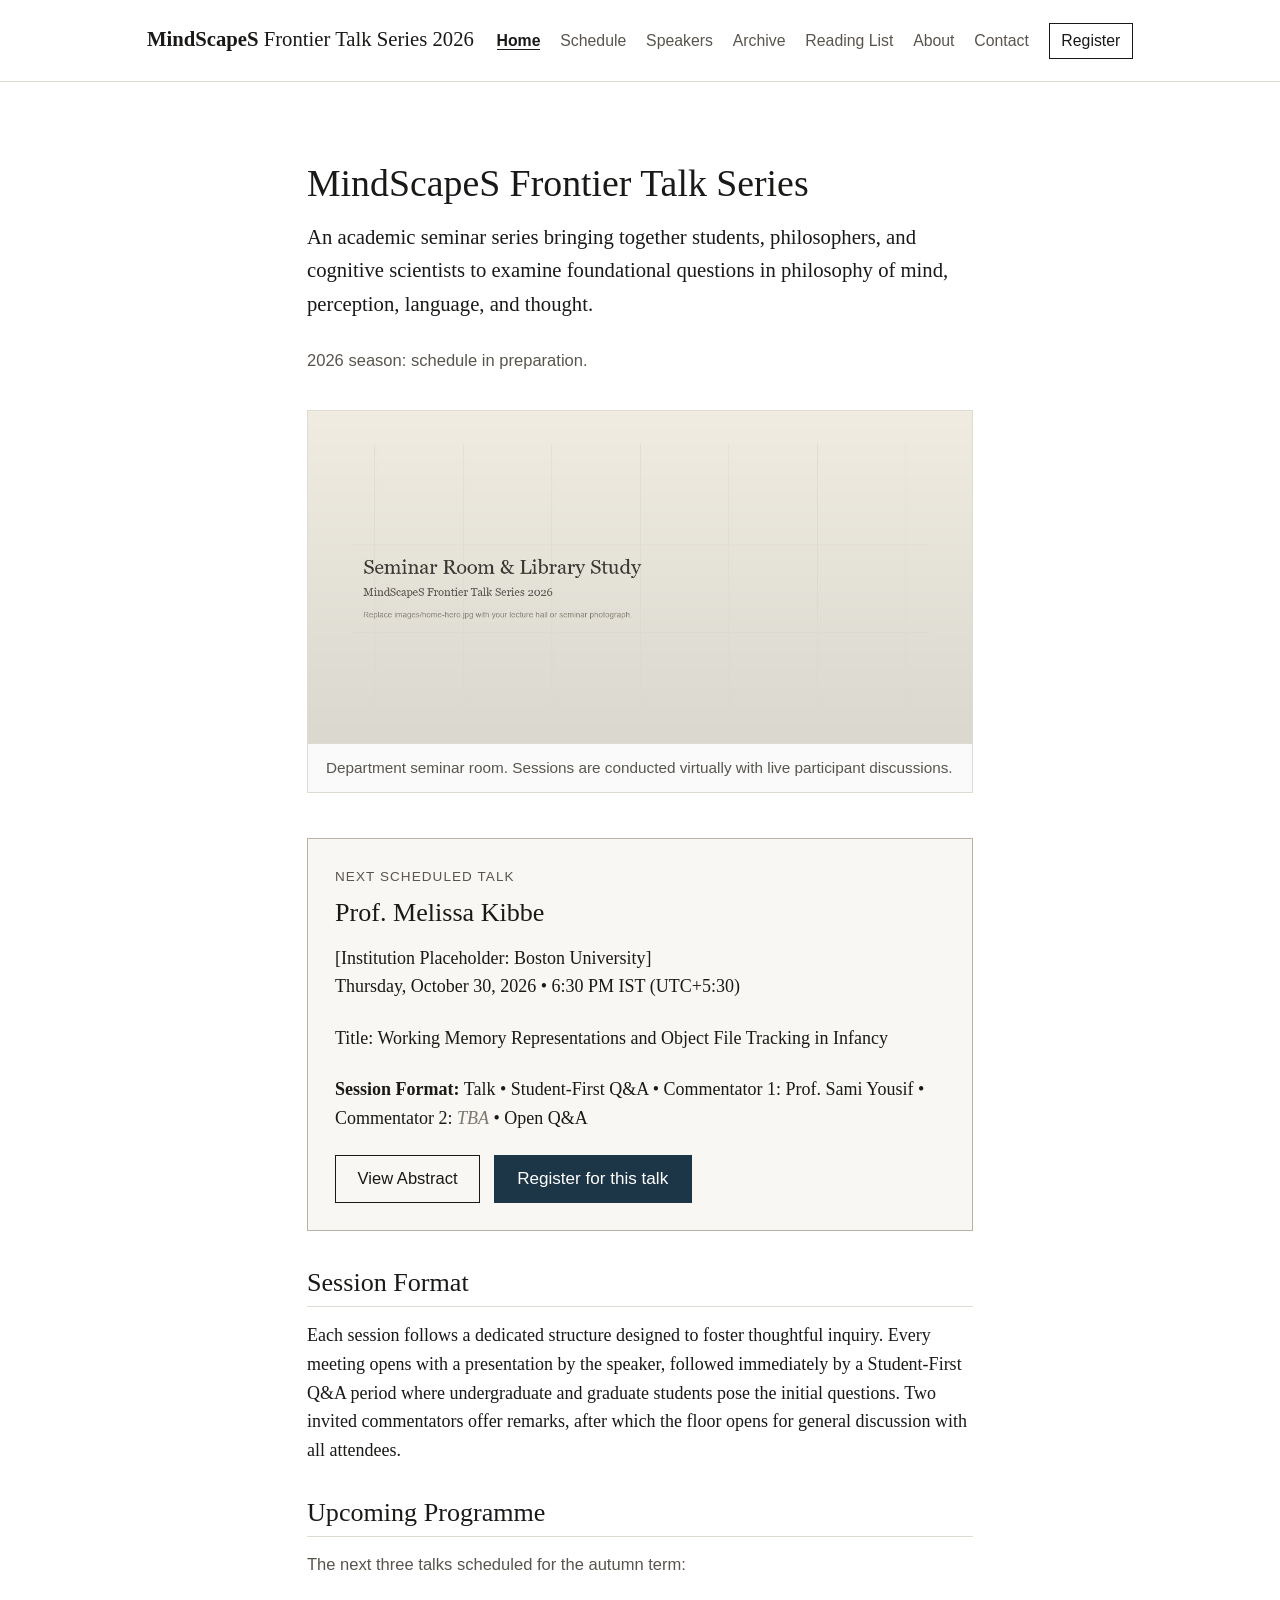
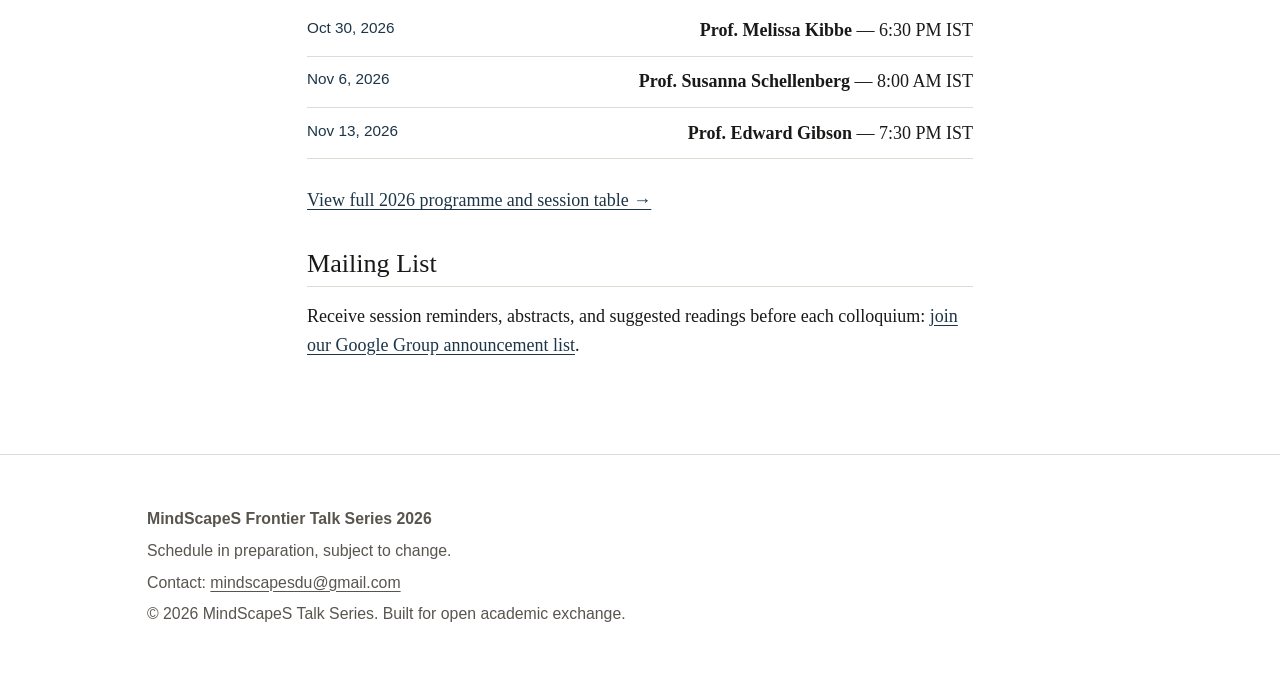
<file: index.html>
<!DOCTYPE html>
<html lang="en">
<head>
  <meta charset="UTF-8">
  <meta name="viewport" content="width=device-width, initial-scale=1.0">
  <title>MindScapeS Frontier Talk Series 2026 | Philosophy of Mind & Cognitive Science</title>
  <meta name="description" content="MindScapeS Frontier Talk Series 2026: An academic seminar series in philosophy of mind, perception, language, and cognitive science.">
  <link rel="icon" href="favicon.svg" type="image/svg+xml">
  <link rel="stylesheet" href="style.css">
</head>
<body>
  <a href="#main-content" class="skip-link">Skip to content</a>

  <!-- ==================== HEADER (Repeated across all pages) ==================== -->
  <!-- Keep synchronized across index.html, schedule.html, speakers.html, register.html, archive.html, reading-list.html, about.html, contact.html -->
  <header class="site-header">
    <div class="container-wide header-inner">
      <div class="site-title">
        <a href="index.html"><strong>MindScapeS</strong> Frontier Talk Series 2026</a>
      </div>
      <nav class="site-nav" aria-label="Main navigation">
        <button type="button" class="nav-toggle" id="nav-toggle" aria-expanded="false" aria-controls="nav-menu">Menu</button>
        <ul class="nav-list" id="nav-menu">
          <li><a href="index.html" class="active" aria-current="page">Home</a></li>
          <li><a href="schedule.html">Schedule</a></li>
          <li><a href="speakers.html">Speakers</a></li>
          <li><a href="archive.html">Archive</a></li>
          <li><a href="reading-list.html">Reading List</a></li>
          <li><a href="about.html">About</a></li>
          <li><a href="contact.html">Contact</a></li>
          <li><a href="register.html" class="nav-btn">Register</a></li>
        </ul>
      </nav>
    </div>
  </header>
  <!-- ==================== HEADER END ==================== -->

  <main id="main-content">
    <div class="container">
      <section class="page-intro">
        <h1>MindScapeS Frontier Talk Series</h1>
        <p class="lead">An academic seminar series bringing together students, philosophers, and cognitive scientists to examine foundational questions in philosophy of mind, perception, language, and thought.</p>
        <p class="subtext">2026 season: schedule in preparation.</p>
      </section>

      <!-- Hero Photograph Section -->
      <figure class="hero-figure">
        <img src="images/home-hero.jpg" width="1200" height="600" alt="Department seminar room and quiet library study desk">
        <figcaption>Department seminar room. Sessions are conducted virtually with live participant discussions.</figcaption>
      </figure>

      <!-- ===== NEXT TALK BLOCK – START ===== -->
      <!-- Copy this block to update the next talk; edit fields as needed. -->
      <section class="next-talk-card" aria-labelledby="next-talk-heading">
        <div class="label">Next Scheduled Talk</div>
        <h2 id="next-talk-heading" class="next-talk-heading">Prof. Melissa Kibbe</h2>
        <div class="session-affiliation">[Institution Placeholder: Boston University]</div>
        <p class="session-meta">
          <span class="session-date">Thursday, October 30, 2026</span> &bull; 6:30 PM IST (UTC+5:30)
        </p>
        <p class="session-title">Title: Working Memory Representations and Object File Tracking in Infancy</p>
        <div class="session-format">
          <strong>Session Format:</strong> Talk &bull; Student-First Q&amp;A &bull; Commentator 1: Prof. Sami Yousif &bull; Commentator 2: <span class="tba">TBA</span> &bull; Open Q&amp;A
        </div>
        <div class="next-talk-btn-wrap">
          <button type="button" class="btn btn-secondary btn-view-abs" data-abstract-file="abstracts/2026-10-30-kibbe.txt" data-talk-title="Working Memory Representations and Object File Tracking in Infancy" data-talk-speaker="Prof. Melissa Kibbe" data-talk-date="October 30, 2026 • 6:30 PM IST" data-session-target="Oct 30 - Kibbe">View Abstract</button>
          <button type="button" class="btn btn-reg-talk" data-session-target="Oct 30 - Kibbe">Register for this talk</button>
        </div>
      </section>
      <!-- ===== NEXT TALK BLOCK – END ===== -->

      <section>
        <h2>Session Format</h2>
        <p>Each session follows a dedicated structure designed to foster thoughtful inquiry. Every meeting opens with a presentation by the speaker, followed immediately by a Student-First Q&amp;A period where undergraduate and graduate students pose the initial questions. Two invited commentators offer remarks, after which the floor opens for general discussion with all attendees.</p>
      </section>

      <section>
        <h2>Upcoming Programme</h2>
        <p class="subtext">The next three talks scheduled for the autumn term:</p>
        <ul class="compact-list">
          <!-- Item 1 -->
          <li>
            <span class="compact-date">Oct 30, 2026</span>
            <span><strong>Prof. Melissa Kibbe</strong> &mdash; 6:30 PM IST</span>
          </li>
          <!-- Item 2 -->
          <li>
            <span class="compact-date">Nov 6, 2026</span>
            <span><strong>Prof. Susanna Schellenberg</strong> &mdash; 8:00 AM IST</span>
          </li>
          <!-- Item 3 -->
          <li>
            <span class="compact-date">Nov 13, 2026</span>
            <span><strong>Prof. Edward Gibson</strong> &mdash; 7:30 PM IST</span>
          </li>
        </ul>
        <p><a href="schedule.html">View full 2026 programme and session table &rarr;</a></p>
      </section>

      <section>
        <h2>Mailing List</h2>
        <p>Receive session reminders, abstracts, and suggested readings before each colloquium: <a href="https://groups.google.com/g/mindscapesdu/" target="_blank" rel="noopener noreferrer">join our Google Group announcement list</a>.</p>
      </section>
    </div>
  </main>

  <!-- ==================== ABSTRACT POPUP MODAL ==================== -->
  <div id="abstract-modal" class="modal-overlay" role="dialog" aria-modal="true" aria-labelledby="modal-abs-title" aria-hidden="true">
    <div class="modal-card">
      <button type="button" class="modal-close" aria-label="Close abstract popup">&times;</button>
      <header class="modal-header">
        <p class="session-meta" id="modal-abs-date" style="margin-bottom: 0.2rem;"></p>
        <h2 id="modal-abs-title">Colloquium Abstract</h2>
        <p class="subtext" id="modal-abs-speaker" style="margin-top: 0.2rem; font-weight: 500;"></p>
      </header>
      <div id="modal-abs-body" class="modal-abstract-text">
        <p class="subtext">Loading abstract content...</p>
      </div>
      <div style="margin-top: 1.5rem; display: flex; gap: 0.75rem; justify-content: flex-end;">
        <button type="button" class="btn btn-secondary" onclick="document.querySelector('#abstract-modal .modal-close').click()">Close</button>
        <button type="button" class="btn" id="modal-abs-reg-btn">Register for this Talk</button>
      </div>
    </div>
  </div>

  <!-- ==================== REGISTRATION POPUP MODAL ==================== -->
  <div id="registration-modal" class="modal-overlay" role="dialog" aria-modal="true" aria-labelledby="modal-reg-heading" aria-hidden="true">
    <div class="modal-card">
      <button type="button" class="modal-close" aria-label="Close registration popup">&times;</button>
      <header class="modal-header">
        <h2 id="modal-reg-heading">Register for MindScapeS Colloquia</h2>
        <p class="subtext" id="reg-modal-subtitle">Attendance is free of charge. Meeting links are emailed prior to each session.</p>
      </header>

      <!-- Registration Form Wrap -->
      <div id="reg-form-wrap">
        <form id="talk-reg-form">
          <div class="form-group">
            <label for="reg-name">Full Name <span aria-hidden="true">*</span></label>
            <input type="text" id="reg-name" name="name" required placeholder="e.g. S. Ramanujan">
          </div>

          <div class="form-group">
            <label for="reg-email">Email ID <span aria-hidden="true">*</span></label>
            <input type="email" id="reg-email" name="email" required placeholder="e.g. yourname@institution.edu">
          </div>

          <div class="form-group">
            <label for="reg-affiliation">Affiliation / Institution</label>
            <input type="text" id="reg-affiliation" name="affiliation" placeholder="e.g. Department of Philosophy, University Name">
          </div>

          <div class="form-group">
            <label for="reg-status">Academic Status</label>
            <select id="reg-status" name="academic_status">
              <option value="">Select your status</option>
              <option value="Undergraduate student">Undergraduate student</option>
              <option value="Graduate student">Graduate student (MA / PhD)</option>
              <option value="Postdoctoral researcher">Postdoctoral researcher</option>
              <option value="Faculty">Faculty / Academic staff</option>
              <option value="Independent scholar">Independent scholar</option>
              <option value="General reader">General reader / Other</option>
            </select>
          </div>

          <fieldset>
            <legend>Sessions You Plan to Attend</legend>
            <p class="subtext fieldset-instruction">Check all talks you wish to receive links for:</p>
            <div class="checkbox-group">
              <label>
                <input type="checkbox" name="sessions" value="Oct 30 - Kibbe">
                <span><strong>Oct 30:</strong> Prof. Melissa Kibbe (6:30 PM IST)</span>
              </label>
              <label>
                <input type="checkbox" name="sessions" value="Nov 6 - Schellenberg">
                <span><strong>Nov 6:</strong> Prof. Susanna Schellenberg (8:00 AM IST)</span>
              </label>
              <label>
                <input type="checkbox" name="sessions" value="Nov 13 - Gibson">
                <span><strong>Nov 13:</strong> Prof. Edward Gibson (7:30 PM IST)</span>
              </label>
              <label>
                <input type="checkbox" name="sessions" value="Nov 20 & 21 - Prasada">
                <span><strong>Nov 20 &amp; 21:</strong> Prof. Sandeep Prasada (8:00 AM IST both days)</span>
              </label>
              <label>
                <input type="checkbox" name="sessions" value="Nov 27 - Jha">
                <span><strong>Nov 27:</strong> Prof. V. N. Jha (6:30 PM IST)</span>
              </label>
              <label>
                <input type="checkbox" name="sessions" value="Dec 4 & 5 - Spelke">
                <span><strong>Dec 4 &amp; 5:</strong> Prof. Liz Spelke (Morning, 8:00 AM IST both days)</span>
              </label>
              <label>
                <input type="checkbox" name="sessions" value="Dec 4 - Yousif">
                <span><strong>Dec 4:</strong> Prof. Sami Yousif (Evening, 6:30 PM IST)</span>
              </label>
              <label>
                <input type="checkbox" name="sessions" value="Dec 11 - Dillon">
                <span><strong>Dec 11:</strong> Prof. Moira Dillon (6:30 PM IST)</span>
              </label>
            </div>
          </fieldset>

          <div class="form-group">
            <label for="reg-remarks">Remarks (Optional)</label>
            <textarea id="reg-remarks" name="remarks" rows="2" placeholder="Any access requirements, commentary interest, or general notes."></textarea>
          </div>

          <p style="margin-top: 1.25rem; margin-bottom: 0;">
            <button type="submit" class="btn" style="width: 100%;">Submit Registration</button>
          </p>
        </form>
      </div>

      <!-- Registration Confirmation & In-place Edit Wrap -->
      <div id="reg-confirm-wrap" style="display: none;">
        <div class="reg-confirm-box">
          <h3>Registration Confirmed</h3>
          <p>Your details have been saved to the registration system.</p>
          <div id="reg-confirm-details" style="margin: 1rem 0;"></div>
          <p class="subtext">You may update or revise your selections at any time before the sessions:</p>
          <button type="button" class="btn-secondary" id="btn-edit-reg" style="margin-top: 0.5rem;">Edit Registration</button>
        </div>
      </div>
    </div>
  </div>

  <!-- ==================== FOOTER (Repeated across all pages) ==================== -->
  <!-- Keep synchronized across all pages -->
  <footer class="site-footer">
    <div class="container-wide">
      <p><strong>MindScapeS Frontier Talk Series 2026</strong></p>
      <p>Schedule in preparation, subject to change.</p>
      <p>Contact: <a href="mailto:mindscapesdu@gmail.com">mindscapesdu@gmail.com</a></p>
      <p>&copy; 2026 MindScapeS Talk Series. Built for open academic exchange.</p>
    </div>
  </footer>
  <!-- ==================== FOOTER END ==================== -->

  <script src="menu.js" defer></script>
</body>
</html>
</file>
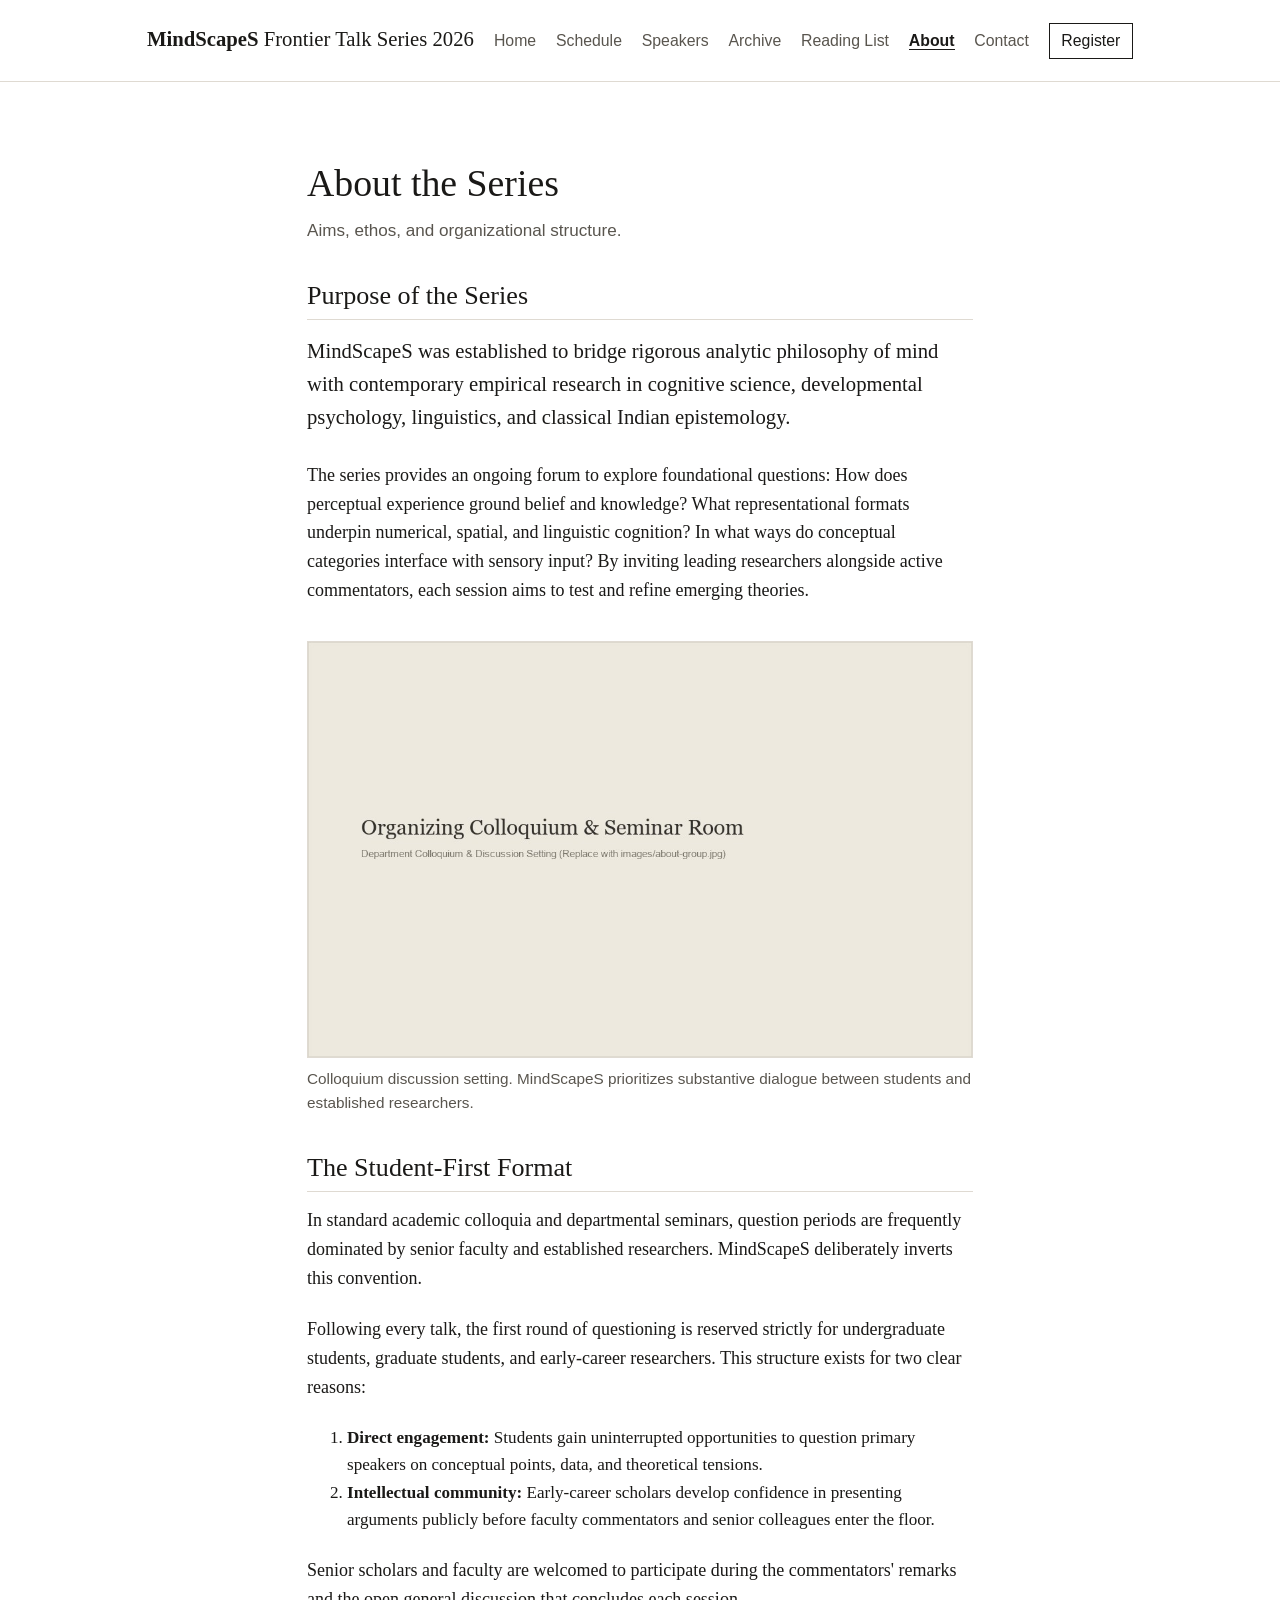
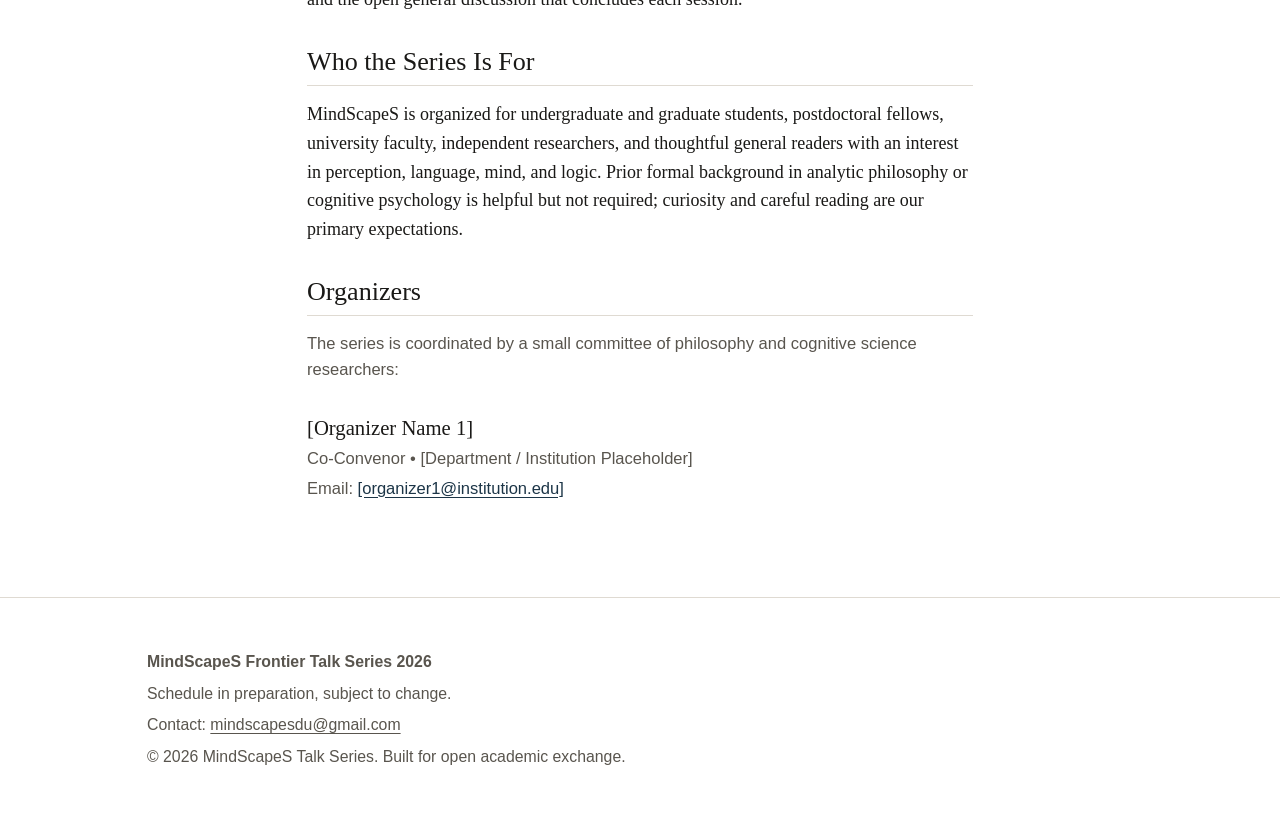
<file: about.html>
<!DOCTYPE html>
<html lang="en">
<head>
  <meta charset="UTF-8">
  <meta name="viewport" content="width=device-width, initial-scale=1.0">
  <title>About | MindScapeS Frontier Talk Series-2026</title>
  <meta name="description" content="About MindScapeS Frontier Talk Series 2026: Purpose, student-first questioning format, organizers, and academic philosophy.">
  <link rel="icon" href="favicon.svg" type="image/svg+xml">
  <link rel="stylesheet" href="style.css">
</head>
<body>
  <a href="#main-content" class="skip-link">Skip to content</a>

  <!-- ==================== HEADER (Repeated across all pages) ==================== -->
  <!-- Keep synchronized across index.html, schedule.html, speakers.html, register.html, archive.html, reading-list.html, about.html, contact.html -->
  <header class="site-header">
    <div class="container-wide header-inner">
      <div class="site-title">
        <a href="index.html"><strong>MindScapeS</strong> Frontier Talk Series 2026</a>
      </div>
      <nav class="site-nav" aria-label="Main navigation">
        <button type="button" class="nav-toggle" id="nav-toggle" aria-expanded="false" aria-controls="nav-menu">Menu</button>
        <ul class="nav-list" id="nav-menu">
          <li><a href="index.html">Home</a></li>
          <li><a href="schedule.html">Schedule</a></li>
          <li><a href="speakers.html">Speakers</a></li>
          <li><a href="archive.html">Archive</a></li>
          <li><a href="reading-list.html">Reading List</a></li>
          <li><a href="about.html" class="active" aria-current="page">About</a></li>
          <li><a href="contact.html">Contact</a></li>
          <li><a href="register.html" class="nav-btn">Register</a></li>
        </ul>
      </nav>
    </div>
  </header>
  <!-- ==================== HEADER END ==================== -->

  <main id="main-content">
    <div class="container">
      <header class="page-intro">
        <h1>About the Series</h1>
        <p class="subtitle">Aims, ethos, and organizational structure.</p>
      </header>

      <section>
        <h2>Purpose of the Series</h2>
        <p class="lead">MindScapeS was established to bridge rigorous analytic philosophy of mind with contemporary empirical research in cognitive science, developmental psychology, linguistics, and classical Indian epistemology.</p>
        <p>The series provides an ongoing forum to explore foundational questions: How does perceptual experience ground belief and knowledge? What representational formats underpin numerical, spatial, and linguistic cognition? In what ways do conceptual categories interface with sensory input? By inviting leading researchers alongside active commentators, each session aims to test and refine emerging theories.</p>
      </section>

      <figure class="page-image">
        <img src="images/about-group.jpg" width="1000" height="625" alt="Seminar colloquium and participant discussion setting">
        <figcaption>Colloquium discussion setting. MindScapeS prioritizes substantive dialogue between students and established researchers.</figcaption>
      </figure>

      <section>
        <h2>The Student-First Format</h2>
        <p>In standard academic colloquia and departmental seminars, question periods are frequently dominated by senior faculty and established researchers. MindScapeS deliberately inverts this convention.</p>
        <p>Following every talk, the first round of questioning is reserved strictly for undergraduate students, graduate students, and early-career researchers. This structure exists for two clear reasons:</p>
        <ol class="principles-list">
          <li><strong>Direct engagement:</strong> Students gain uninterrupted opportunities to question primary speakers on conceptual points, data, and theoretical tensions.</li>
          <li><strong>Intellectual community:</strong> Early-career scholars develop confidence in presenting arguments publicly before faculty commentators and senior colleagues enter the floor.</li>
        </ol>
        <p>Senior scholars and faculty are welcomed to participate during the commentators' remarks and the open general discussion that concludes each session.</p>
      </section>

      <section>
        <h2>Who the Series Is For</h2>
        <p>MindScapeS is organized for undergraduate and graduate students, postdoctoral fellows, university faculty, independent researchers, and thoughtful general readers with an interest in perception, language, mind, and logic. Prior formal background in analytic philosophy or cognitive psychology is helpful but not required; curiosity and careful reading are our primary expectations.</p>
      </section>

      <section>
        <h2>Organizers</h2>
        <p class="subtext">The series is coordinated by a small committee of philosophy and cognitive science researchers:</p>

        <!-- ===== ORGANIZER 1 – START ===== -->
        <div class="organizer-item">
          <h3 class="organizer-name">[Organizer Name 1]</h3>
          <p class="subtext organizer-meta">Co-Convenor &bull; [Department / Institution Placeholder]</p>
          <p class="subtext">Email: <a href="mailto:organizer1@institution.edu">[organizer1@institution.edu]</a></p>
        </div>
        <!-- ===== ORGANIZER 1 – END ===== -->

        
      </section>
    </div>
  </main>

  <!-- ==================== FOOTER (Repeated across all pages) ==================== -->
  <!-- Keep synchronized across all pages -->
  <footer class="site-footer">
    <div class="container-wide">
      <p><strong>MindScapeS Frontier Talk Series 2026</strong></p>
      <p>Schedule in preparation, subject to change.</p>
      <p>Contact: <a href="mailto:mindscapesdu@gmail.com">mindscapesdu@gmail.com</a></p>
      <p>&copy; 2026 MindScapeS Talk Series. Built for open academic exchange.</p>
    </div>
  </footer>
  <!-- ==================== FOOTER END ==================== -->

  <script src="menu.js" defer></script>
</body>
</html>
</file>
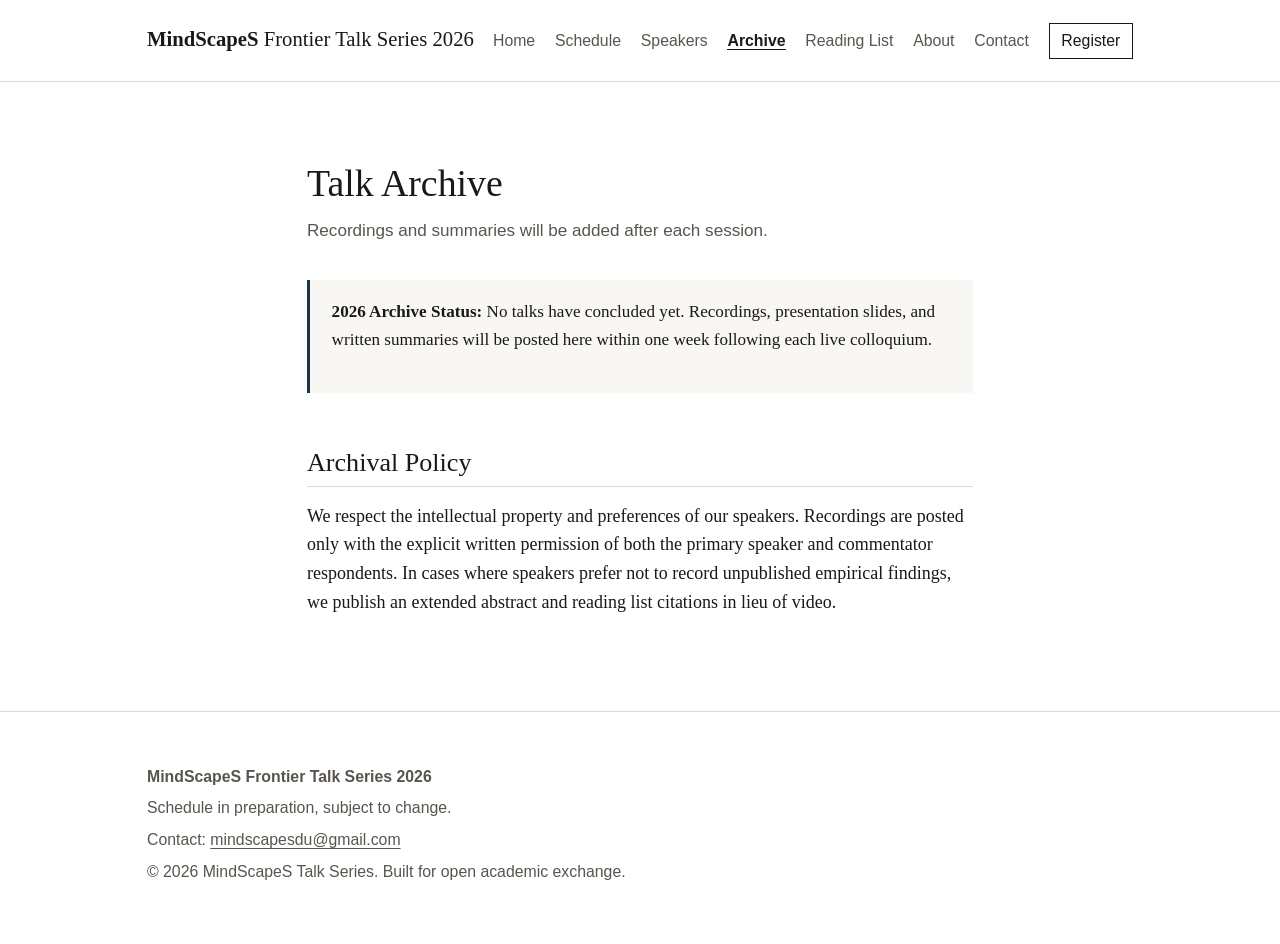
<file: archive.html>
<!DOCTYPE html>
<html lang="en">
<head>
  <meta charset="UTF-8">
  <meta name="viewport" content="width=device-width, initial-scale=1.0">
  <title>Archive & Past Talks | MindScapeS Frontier Talk Series 2026</title>
  <meta name="description" content="Past lectures, video recordings, presentation slides, and session summaries from the MindScapeS Frontier Talk Series.">
  <link rel="icon" href="favicon.svg" type="image/svg+xml">
  <link rel="stylesheet" href="style.css">
</head>
<body>
  <a href="#main-content" class="skip-link">Skip to content</a>

  <!-- ==================== HEADER (Repeated across all pages) ==================== -->
  <!-- Keep synchronized across index.html, schedule.html, speakers.html, register.html, archive.html, reading-list.html, about.html, contact.html -->
  <header class="site-header">
    <div class="container-wide header-inner">
      <div class="site-title">
        <a href="index.html"><strong>MindScapeS</strong> Frontier Talk Series 2026</a>
      </div>
      <nav class="site-nav" aria-label="Main navigation">
        <button type="button" class="nav-toggle" id="nav-toggle" aria-expanded="false" aria-controls="nav-menu">Menu</button>
        <ul class="nav-list" id="nav-menu">
          <li><a href="index.html">Home</a></li>
          <li><a href="schedule.html">Schedule</a></li>
          <li><a href="speakers.html">Speakers</a></li>
          <li><a href="archive.html" class="active" aria-current="page">Archive</a></li>
          <li><a href="reading-list.html">Reading List</a></li>
          <li><a href="about.html">About</a></li>
          <li><a href="contact.html">Contact</a></li>
          <li><a href="register.html" class="nav-btn">Register</a></li>
        </ul>
      </nav>
    </div>
  </header>
  <!-- ==================== HEADER END ==================== -->

  <main id="main-content">
    <div class="container">
      <header class="page-intro">
        <h1>Talk Archive</h1>
        <p class="subtitle">Recordings and summaries will be added after each session.</p>
      </header>

      <div class="notice-box">
        <p><strong>2026 Archive Status:</strong> No talks have concluded yet. Recordings, presentation slides, and written summaries will be posted here within one week following each live colloquium.</p>
      </div>

      <!-- ===== ARCHIVE ITEM TEMPLATE: Oct 30 – START ===== -->
      <!-- Copy this block to add a new archive entry; delete the block to remove it.
      <article class="archive-item">
        <div class="session-meta">
          <span class="session-date">October 30, 2026</span> &bull; 6:30 PM IST
        </div>
        <h2>Prof. Melissa Kibbe</h2>
        <div class="session-affiliation">[Institution Placeholder: Boston University]</div>
        <div class="session-title">Talk Title: [Confirmed Title]</div>
        <p>[Short summary of the talk: 3–4 sentences describing the primary thesis, experimental evidence discussed, and main points raised during the student Q&amp;A and commentator remarks.]</p>
        <div class="archive-links">
          <a href="https://example.edu/recording" target="_blank" rel="noopener noreferrer">Watch Recording (Video)</a>
          <a href="https://example.edu/slides.pdf" target="_blank" rel="noopener noreferrer">Download Slides (PDF)</a>
        </div>
        <p class="subtext">Recorded with the consent of all participants.</p>
      </article>
      ===== ARCHIVE ITEM TEMPLATE: Oct 30 – END ===== -->

      <!-- ===== ARCHIVE ITEM TEMPLATE (BLANK FOR NEW TALK) – START ===== -->
      <!-- Copy this block to add a new item; delete the block to remove it.
      <article class="archive-item">
        <div class="session-meta">
          <span class="session-date">[Date of Talk]</span> &bull; [Time IST]
        </div>
        <h2>[Speaker Name]</h2>
        <div class="session-affiliation">[Speaker Institution]</div>
        <div class="session-title">Talk Title: [Title of Talk]</div>
        <p>[Short 2–4 sentence summary of the presentation, key findings, and commentary.]</p>
        <div class="archive-links">
          <a href="RECORDING_URL" target="_blank" rel="noopener noreferrer">Watch Recording</a>
          <a href="SLIDES_URL" target="_blank" rel="noopener noreferrer">Download Slides (PDF)</a>
        </div>
        <p class="subtext">Recorded with the consent of all participants.</p>
      </article>
      ===== ARCHIVE ITEM TEMPLATE (BLANK FOR NEW TALK) – END ===== -->

      <section class="policy-section">
        <h2>Archival Policy</h2>
        <p>We respect the intellectual property and preferences of our speakers. Recordings are posted only with the explicit written permission of both the primary speaker and commentator respondents. In cases where speakers prefer not to record unpublished empirical findings, we publish an extended abstract and reading list citations in lieu of video.</p>
      </section>
    </div>
  </main>

  <!-- ==================== FOOTER (Repeated across all pages) ==================== -->
  <!-- Keep synchronized across all pages -->
  <footer class="site-footer">
    <div class="container-wide">
      <p><strong>MindScapeS Frontier Talk Series 2026</strong></p>
      <p>Schedule in preparation, subject to change.</p>
      <p>Contact: <a href="mailto:mindscapesdu@gmail.com">mindscapesdu@gmail.com</a></p>
      <p>&copy; 2026 MindScapeS Talk Series. Built for open academic exchange.</p>
    </div>
  </footer>
  <!-- ==================== FOOTER END ==================== -->

  <script src="menu.js" defer></script>
</body>
</html>
</file>
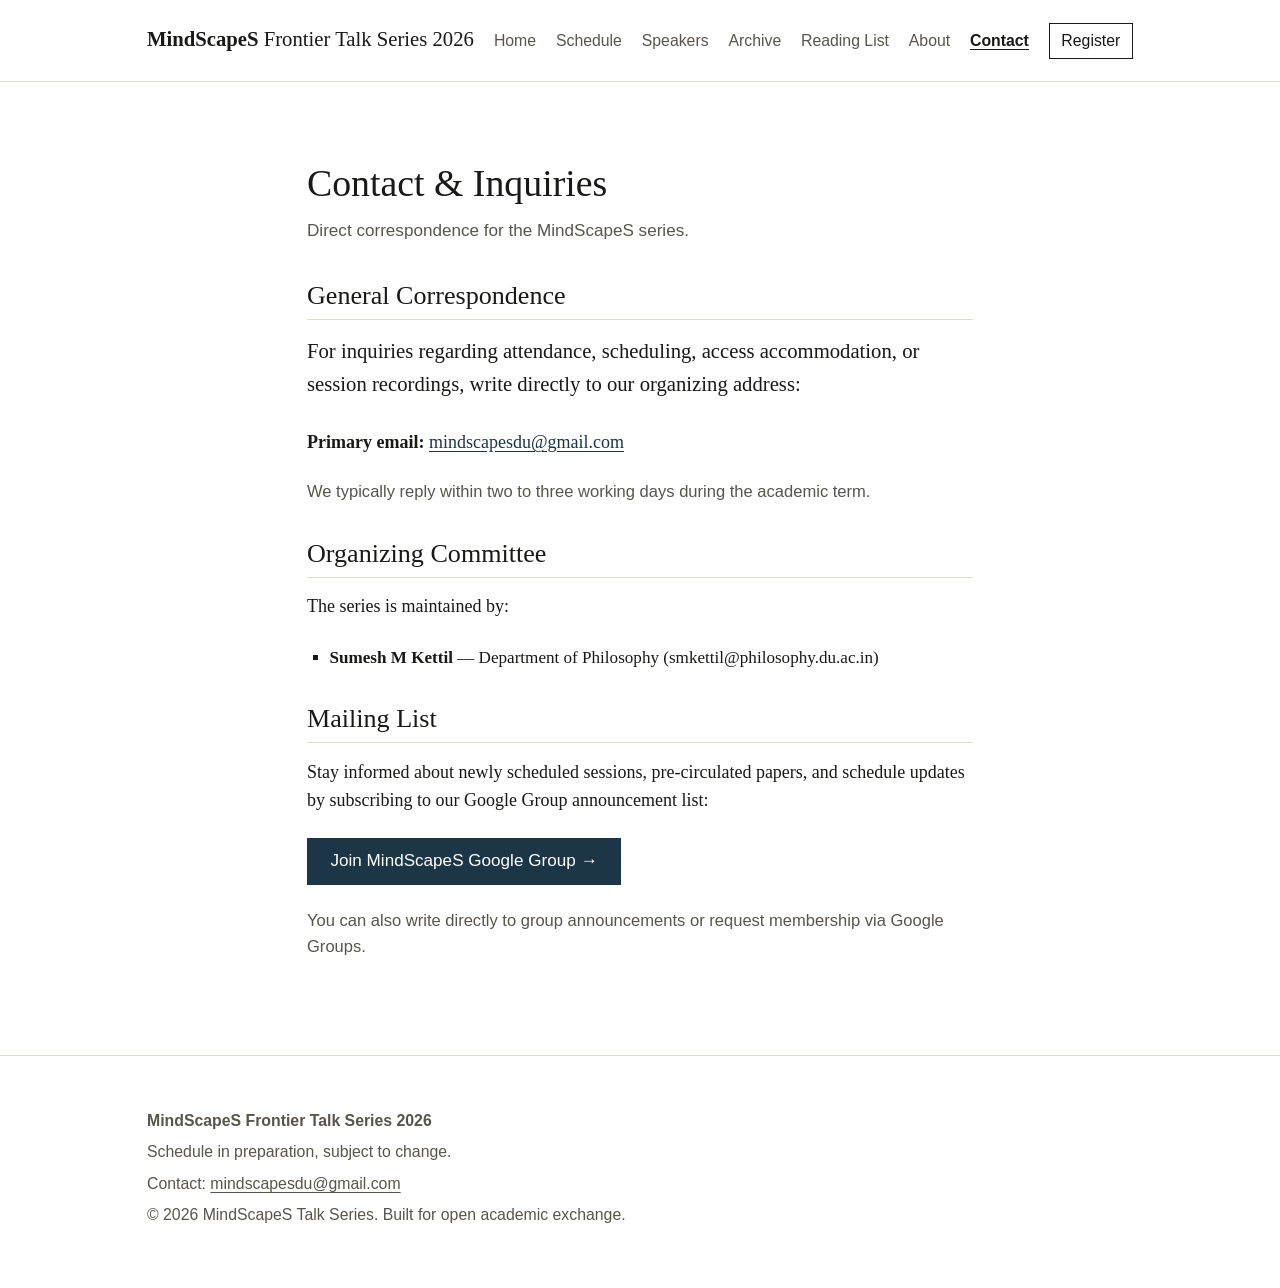
<file: contact.html>
<!DOCTYPE html>
<html lang="en">
<head>
  <meta charset="UTF-8">
  <meta name="viewport" content="width=device-width, initial-scale=1.0">
  <title>Contact | MindScapeS Frontier Talk Series 2026</title>
  <meta name="description" content="Contact the MindScapeS Frontier Talk Series organizers, join the mailing list, or submit a talk or commentary proposal.">
  <link rel="icon" href="favicon.svg" type="image/svg+xml">
  <link rel="stylesheet" href="style.css">
</head>
<body>
  <a href="#main-content" class="skip-link">Skip to content</a>

  <!-- ==================== HEADER (Repeated across all pages) ==================== -->
  <!-- Keep synchronized across index.html, schedule.html, speakers.html, register.html, archive.html, reading-list.html, about.html, contact.html -->
  <header class="site-header">
    <div class="container-wide header-inner">
      <div class="site-title">
        <a href="index.html"><strong>MindScapeS</strong> Frontier Talk Series 2026</a>
      </div>
      <nav class="site-nav" aria-label="Main navigation">
        <button type="button" class="nav-toggle" id="nav-toggle" aria-expanded="false" aria-controls="nav-menu">Menu</button>
        <ul class="nav-list" id="nav-menu">
          <li><a href="index.html">Home</a></li>
          <li><a href="schedule.html">Schedule</a></li>
          <li><a href="speakers.html">Speakers</a></li>
          <li><a href="archive.html">Archive</a></li>
          <li><a href="reading-list.html">Reading List</a></li>
          <li><a href="about.html">About</a></li>
          <li><a href="contact.html" class="active" aria-current="page">Contact</a></li>
          <li><a href="register.html" class="nav-btn">Register</a></li>
        </ul>
      </nav>
    </div>
  </header>
  <!-- ==================== HEADER END ==================== -->

  <main id="main-content">
    <div class="container">
      <header class="page-intro">
        <h1>Contact &amp; Inquiries</h1>
        <p class="subtitle">Direct correspondence for the MindScapeS series.</p>
      </header>

      <section>
        <h2>General Correspondence</h2>
        <p class="lead">For inquiries regarding attendance, scheduling, access accommodation, or session recordings, write directly to our organizing address:</p>
        <p><strong>Primary email:</strong> <a href="mailto:mindscapesdu@gmail.com">mindscapesdu@gmail.com</a></p>
        <p class="subtext">We typically reply within two to three working days during the academic term.</p>
      </section>

      <section>
        <h2>Organizing Committee</h2>
        <p>The series is maintained by:</p>
        <ul class="committee-list">
          <li><strong>Sumesh M Kettil</strong> &mdash; Department of Philosophy (smkettil@philosophy.du.ac.in)</li>
          
        </ul>
      </section>

      <section>
        <h2>Mailing List</h2>
        <p>Stay informed about newly scheduled sessions, pre-circulated papers, and schedule updates by subscribing to our Google Group announcement list:</p>
        <p><a href="https://groups.google.com/g/mindscapesdu/" target="_blank" rel="noopener noreferrer" class="btn">Join MindScapeS Google Group &rarr;</a></p>
        <p class="subtext">You can also write directly to group announcements or request membership via Google Groups.</p>
      </section>


    </div>
  </main>

  <!-- ==================== FOOTER (Repeated across all pages) ==================== -->
  <!-- Keep synchronized across all pages -->
  <footer class="site-footer">
    <div class="container-wide">
      <p><strong>MindScapeS Frontier Talk Series 2026</strong></p>
      <p>Schedule in preparation, subject to change.</p>
      <p>Contact: <a href="mailto:mindscapesdu@gmail.com">mindscapesdu@gmail.com</a></p>
      <p>&copy; 2026 MindScapeS Talk Series. Built for open academic exchange.</p>
    </div>
  </footer>
  <!-- ==================== FOOTER END ==================== -->

  <script src="menu.js" defer></script>
</body>
</html>
</file>
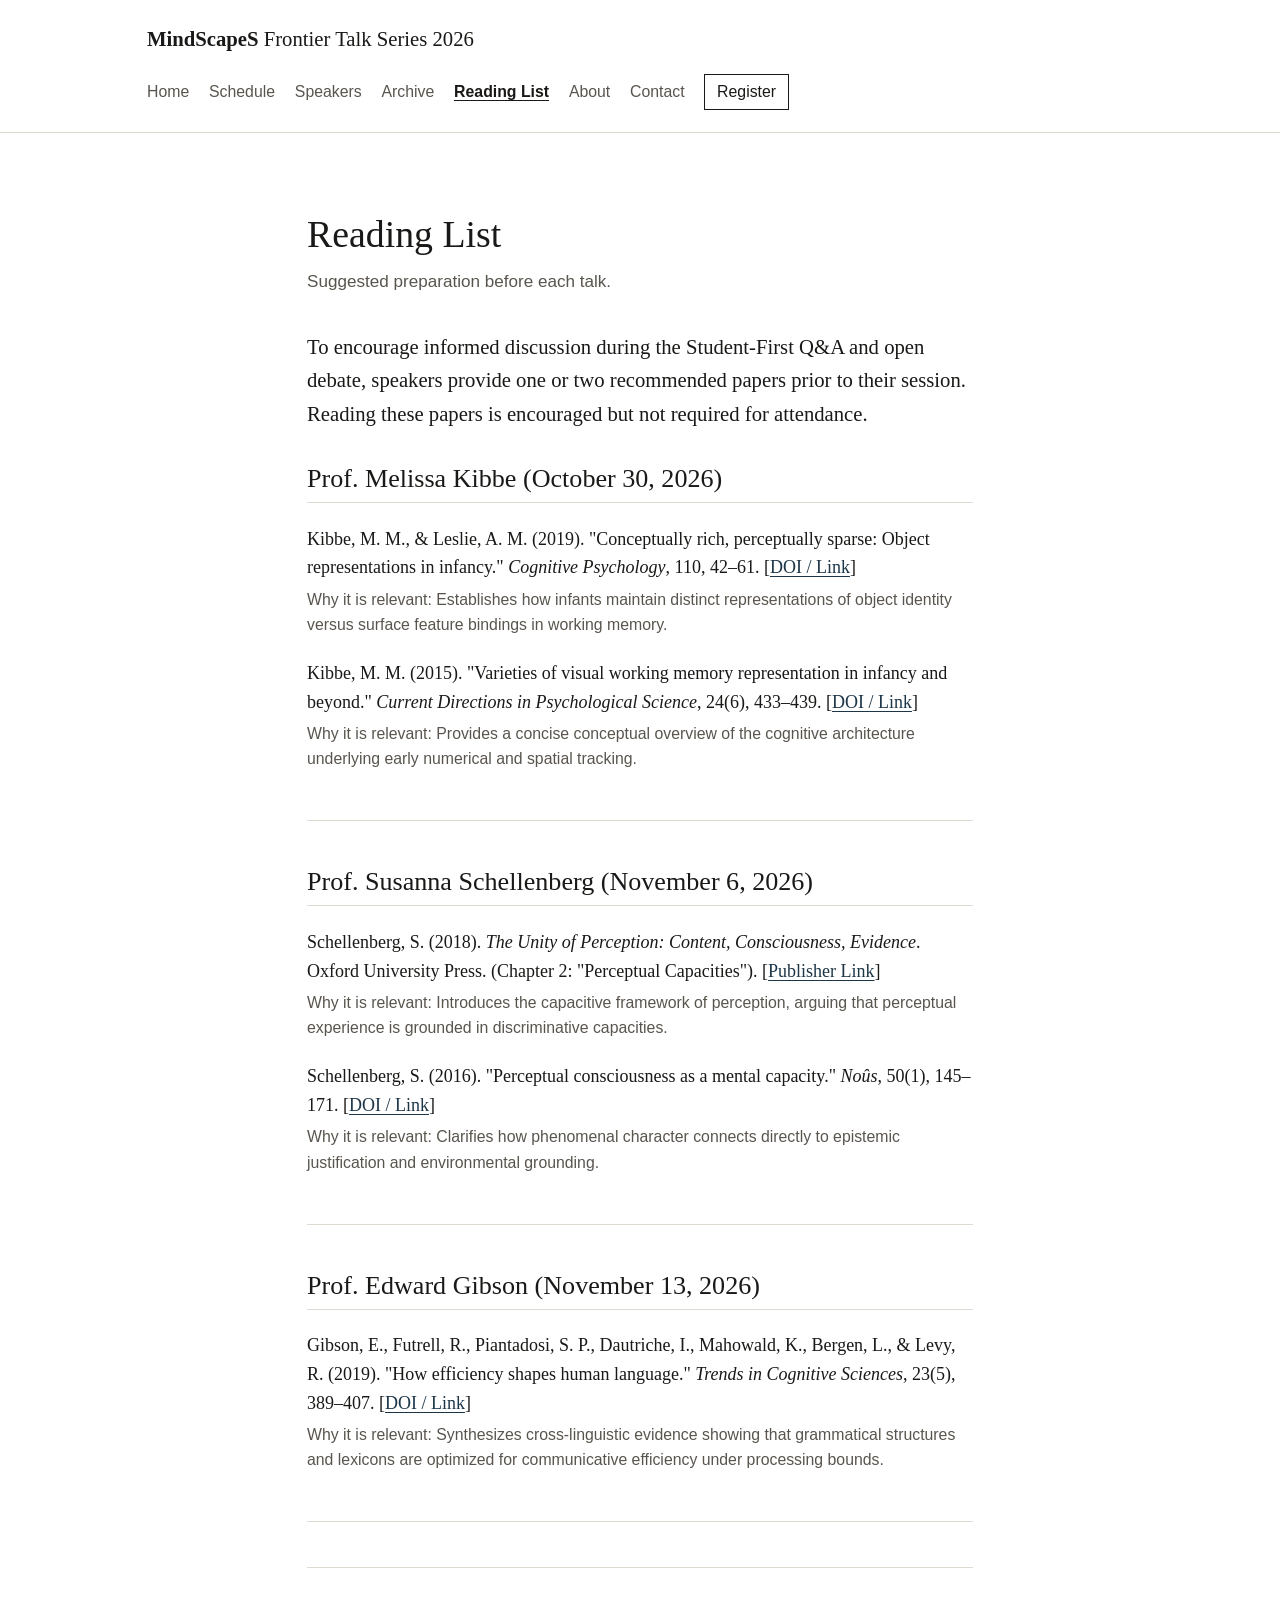
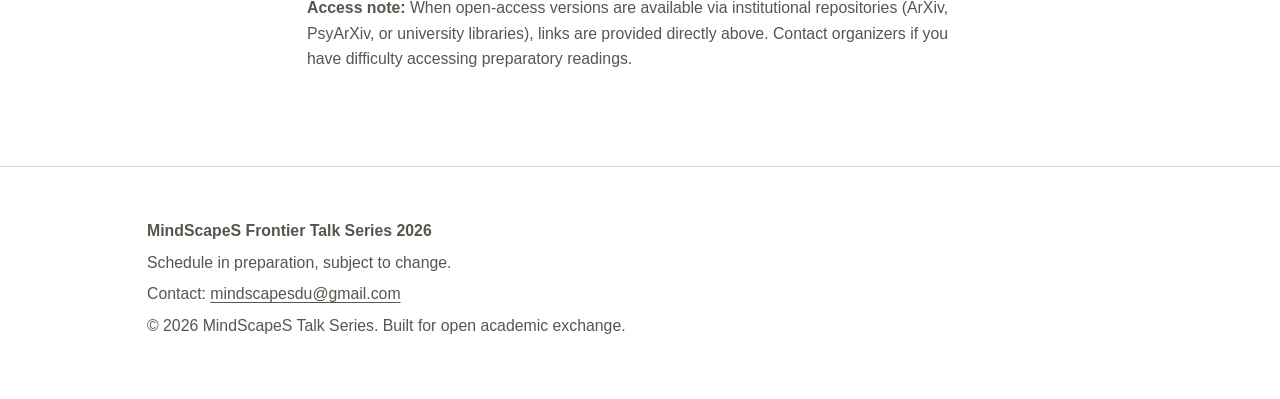
<file: reading-list.html>
<!DOCTYPE html>
<html lang="en">
<head>
  <meta charset="UTF-8">
  <meta name="viewport" content="width=device-width, initial-scale=1.0">
  <title>Reading List | MindScapeS Frontier Talk Series 2026</title>
  <meta name="description" content="Suggested background readings, foundational papers, and reference texts for the MindScapeS Frontier Talk Series 2026.">
  <link rel="icon" href="favicon.svg" type="image/svg+xml">
  <link rel="stylesheet" href="style.css">
</head>
<body>
  <a href="#main-content" class="skip-link">Skip to content</a>

  <!-- ==================== HEADER (Repeated across all pages) ==================== -->
  <!-- Keep synchronized across index.html, schedule.html, speakers.html, register.html, archive.html, reading-list.html, about.html, contact.html -->
  <header class="site-header">
    <div class="container-wide header-inner">
      <div class="site-title">
        <a href="index.html"><strong>MindScapeS</strong> Frontier Talk Series 2026</a>
      </div>
      <nav class="site-nav" aria-label="Main navigation">
        <button type="button" class="nav-toggle" id="nav-toggle" aria-expanded="false" aria-controls="nav-menu">Menu</button>
        <ul class="nav-list" id="nav-menu">
          <li><a href="index.html">Home</a></li>
          <li><a href="schedule.html">Schedule</a></li>
          <li><a href="speakers.html">Speakers</a></li>
          <li><a href="archive.html">Archive</a></li>
          <li><a href="reading-list.html" class="active" aria-current="page">Reading List</a></li>
          <li><a href="about.html">About</a></li>
          <li><a href="contact.html">Contact</a></li>
          <li><a href="register.html" class="nav-btn">Register</a></li>
        </ul>
      </nav>
    </div>
  </header>
  <!-- ==================== HEADER END ==================== -->

  <main id="main-content">
    <div class="container">
      <header class="page-intro">
        <h1>Reading List</h1>
        <p class="subtitle">Suggested preparation before each talk.</p>
      </header>

      <p class="lead">To encourage informed discussion during the Student-First Q&amp;A and open debate, speakers provide one or two recommended papers prior to their session. Reading these papers is encouraged but not required for attendance.</p>

      <!-- ===== READING GROUP: Prof. Melissa Kibbe (Oct 30) – START ===== -->
      <!-- Copy this block to add a new item; delete the block to remove it. -->
      <section class="reading-group" aria-labelledby="reading-kibbe">
        <h2 id="reading-kibbe">Prof. Melissa Kibbe (October 30, 2026)</h2>

        <div class="reading-item">
          <div class="citation">
            Kibbe, M. M., &amp; Leslie, A. M. (2019). "Conceptually rich, perceptually sparse: Object representations in infancy." <em>Cognitive Psychology</em>, 110, 42–61.
            [<a href="https://doi.org/10.1016/j.cogpsych.2019.01.002" target="_blank" rel="noopener noreferrer">DOI / Link</a>]
          </div>
          <div class="note">Why it is relevant: Establishes how infants maintain distinct representations of object identity versus surface feature bindings in working memory.</div>
        </div>

        <div class="reading-item">
          <div class="citation">
            Kibbe, M. M. (2015). "Varieties of visual working memory representation in infancy and beyond." <em>Current Directions in Psychological Science</em>, 24(6), 433–439.
            [<a href="https://doi.org/10.1177/0963721415596825" target="_blank" rel="noopener noreferrer">DOI / Link</a>]
          </div>
          <div class="note">Why it is relevant: Provides a concise conceptual overview of the cognitive architecture underlying early numerical and spatial tracking.</div>
        </div>
      </section>
      <!-- ===== READING GROUP: Prof. Melissa Kibbe (Oct 30) – END ===== -->

      <!-- ===== READING GROUP: Prof. Susanna Schellenberg (Nov 6) – START ===== -->
      <!-- Copy this block to add a new item; delete the block to remove it. -->
      <section class="reading-group" aria-labelledby="reading-schellenberg">
        <h2 id="reading-schellenberg">Prof. Susanna Schellenberg (November 6, 2026)</h2>

        <div class="reading-item">
          <div class="citation">
            Schellenberg, S. (2018). <em>The Unity of Perception: Content, Consciousness, Evidence</em>. Oxford University Press. (Chapter 2: "Perceptual Capacities").
            [<a href="https://doi.org/10.1093/oso/9780198826972.001.0001" target="_blank" rel="noopener noreferrer">Publisher Link</a>]
          </div>
          <div class="note">Why it is relevant: Introduces the capacitive framework of perception, arguing that perceptual experience is grounded in discriminative capacities.</div>
        </div>

        <div class="reading-item">
          <div class="citation">
            Schellenberg, S. (2016). "Perceptual consciousness as a mental capacity." <em>Noûs</em>, 50(1), 145–171.
            [<a href="https://doi.org/10.1111/nous.12068" target="_blank" rel="noopener noreferrer">DOI / Link</a>]
          </div>
          <div class="note">Why it is relevant: Clarifies how phenomenal character connects directly to epistemic justification and environmental grounding.</div>
        </div>
      </section>
      <!-- ===== READING GROUP: Prof. Susanna Schellenberg (Nov 6) – END ===== -->

      <!-- ===== READING GROUP: Prof. Edward Gibson (Nov 13) – START ===== -->
      <!-- Copy this block to add a new item; delete the block to remove it. -->
      <section class="reading-group" aria-labelledby="reading-gibson">
        <h2 id="reading-gibson">Prof. Edward Gibson (November 13, 2026)</h2>

        <div class="reading-item">
          <div class="citation">
            Gibson, E., Futrell, R., Piantadosi, S. P., Dautriche, I., Mahowald, K., Bergen, L., &amp; Levy, R. (2019). "How efficiency shapes human language." <em>Trends in Cognitive Sciences</em>, 23(5), 389–407.
            [<a href="https://doi.org/10.1016/j.tics.2019.02.003" target="_blank" rel="noopener noreferrer">DOI / Link</a>]
          </div>
          <div class="note">Why it is relevant: Synthesizes cross-linguistic evidence showing that grammatical structures and lexicons are optimized for communicative efficiency under processing bounds.</div>
        </div>
      </section>
      <!-- ===== READING GROUP: Prof. Edward Gibson (Nov 13) – END ===== -->

      <!-- ===== READING GROUP TEMPLATE (FOR ADMIN USE) – START ===== -->
      <!-- Copy this block to add a new item; delete the block to remove it.
      <section class="reading-group">
        <h2>[Speaker Name] ([Session Date])</h2>

        <div class="reading-item">
          <div class="citation">
            [Author(s)] ([Year]). "[Article / Book Chapter Title]". <em>[Journal / Publisher]</em>, [Volume(Issue)], [Pages].
            [<a href="PAPER_URL" target="_blank" rel="noopener noreferrer">Link / DOI</a>]
          </div>
          <div class="note">Why it is relevant: [One-line explanation of why this reading prepares attendees for the talk.]</div>
        </div>
      </section>
      ===== READING GROUP TEMPLATE (FOR ADMIN USE) – END ===== -->

      <div class="schedule-note">
        <p><strong>Access note:</strong> When open-access versions are available via institutional repositories (ArXiv, PsyArXiv, or university libraries), links are provided directly above. Contact organizers if you have difficulty accessing preparatory readings.</p>
      </div>
    </div>
  </main>

  <!-- ==================== FOOTER (Repeated across all pages) ==================== -->
  <!-- Keep synchronized across all pages -->
  <footer class="site-footer">
    <div class="container-wide">
      <p><strong>MindScapeS Frontier Talk Series 2026</strong></p>
      <p>Schedule in preparation, subject to change.</p>
      <p>Contact: <a href="mailto:mindscapesdu@gmail.com">mindscapesdu@gmail.com</a></p>
      <p>&copy; 2026 MindScapeS Talk Series. Built for open academic exchange.</p>
    </div>
  </footer>
  <!-- ==================== FOOTER END ==================== -->

  <script src="menu.js" defer></script>
</body>
</html>
</file>
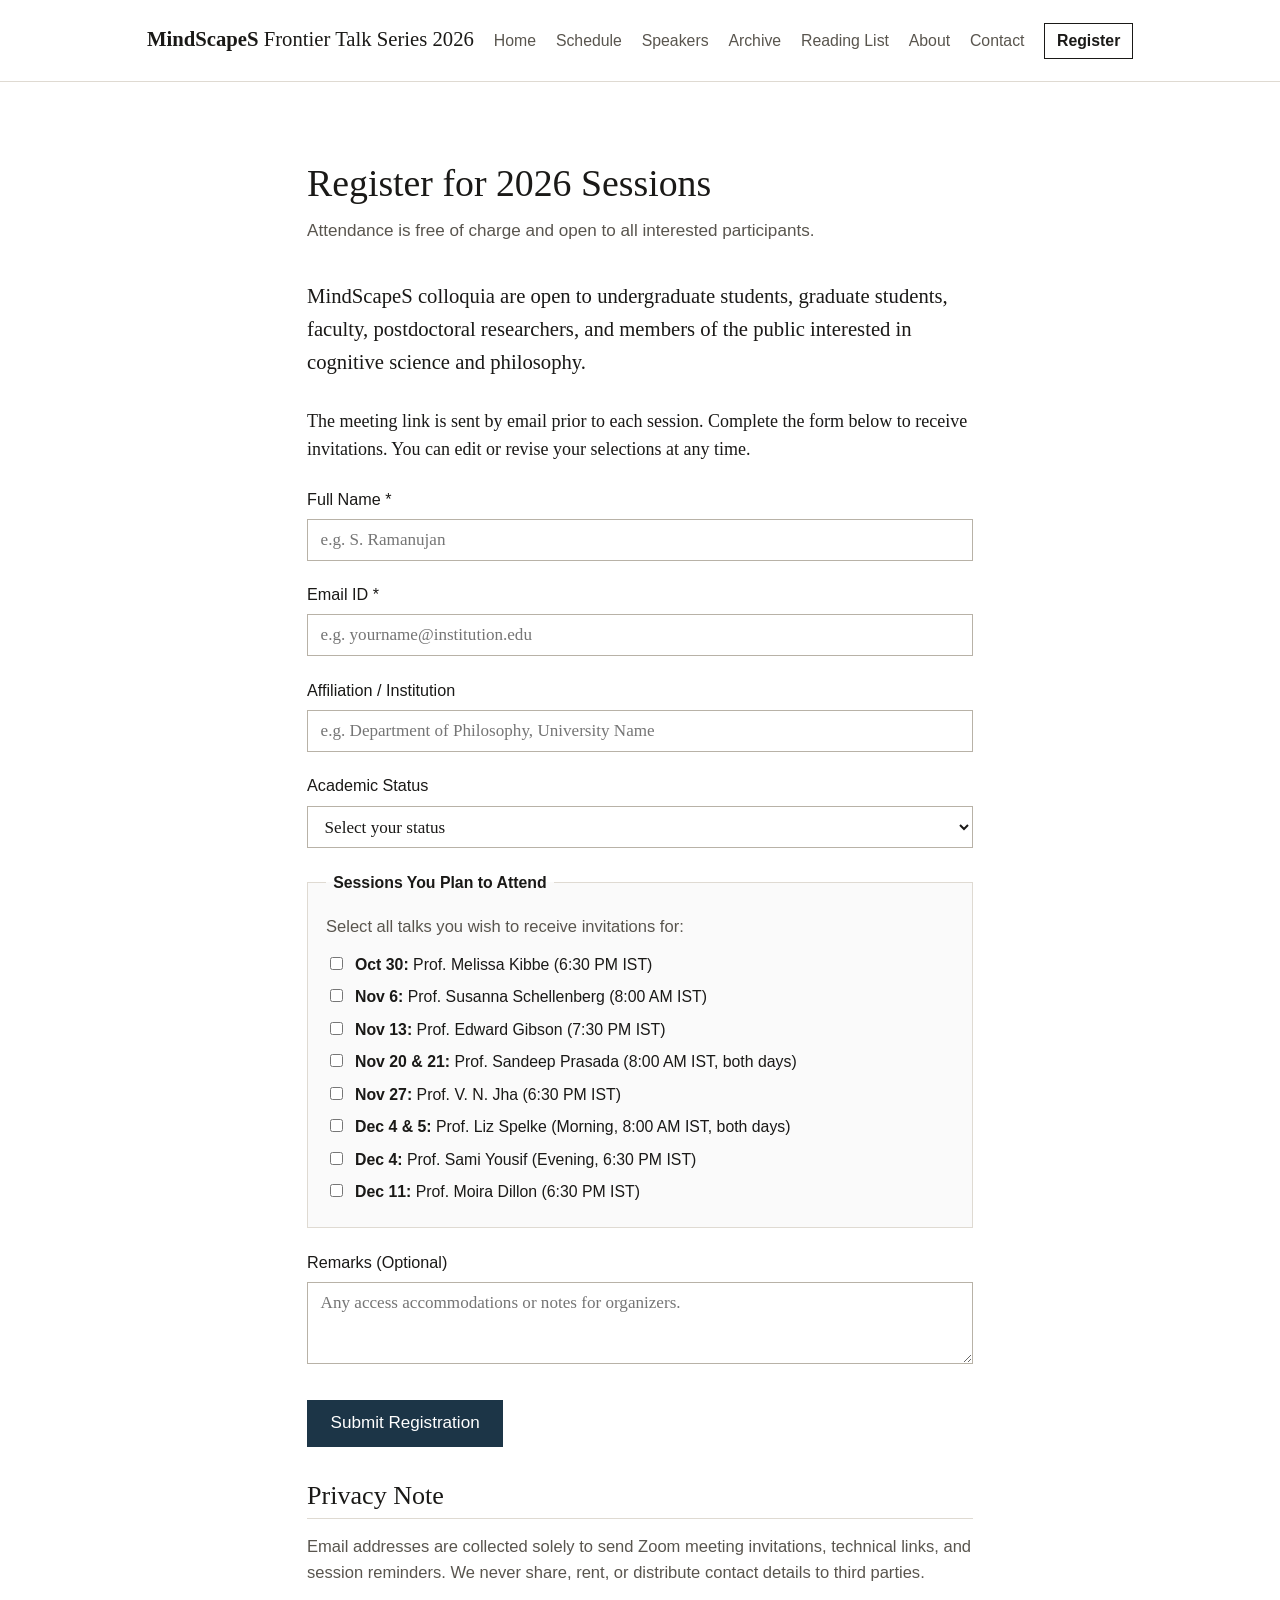
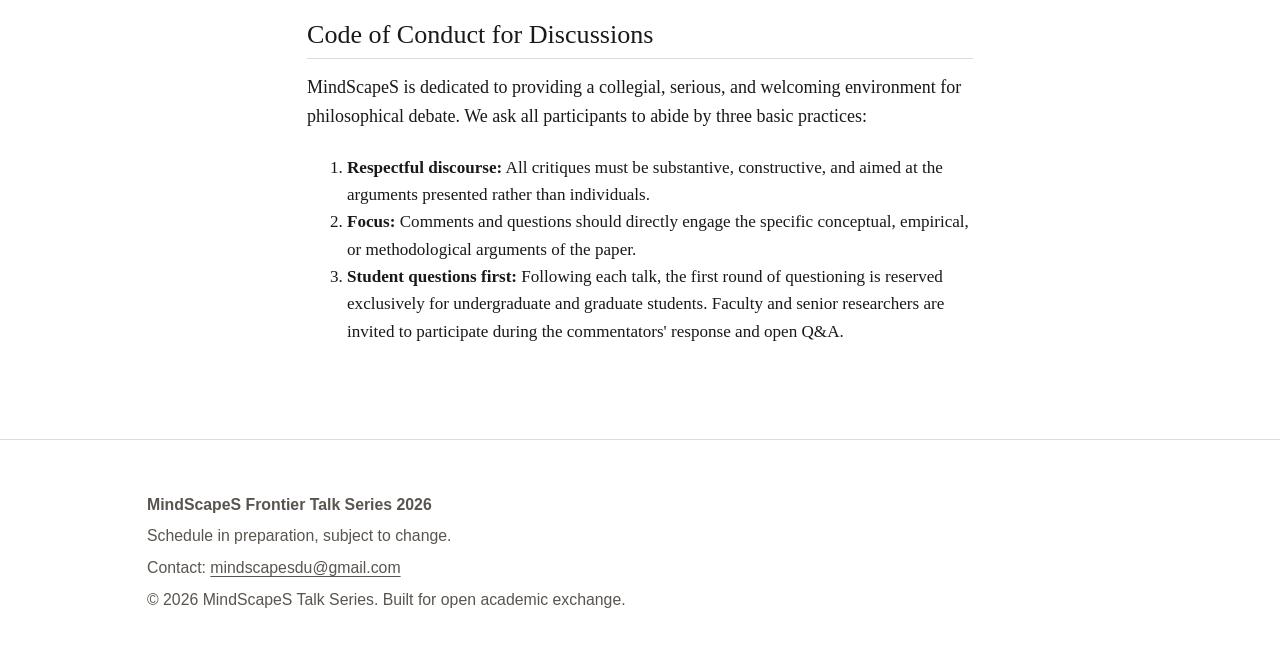
<file: register.html>
<!DOCTYPE html>
<html lang="en">
<head>
  <meta charset="UTF-8">
  <meta name="viewport" content="width=device-width, initial-scale=1.0">
  <title>Register | MindScapeS Frontier Talk Series 2026</title>
  <meta name="description" content="Registration for the MindScapeS Frontier Talk Series 2026. Free and open to students, scholars, and general readers.">
  <link rel="icon" href="favicon.svg" type="image/svg+xml">
  <link rel="stylesheet" href="style.css">
</head>
<body>
  <a href="#main-content" class="skip-link">Skip to content</a>

  <!-- ==================== HEADER (Repeated across all pages) ==================== -->
  <!-- Keep synchronized across index.html, schedule.html, speakers.html, register.html, archive.html, reading-list.html, about.html, contact.html -->
  <header class="site-header">
    <div class="container-wide header-inner">
      <div class="site-title">
        <a href="index.html"><strong>MindScapeS</strong> Frontier Talk Series 2026</a>
      </div>
      <nav class="site-nav" aria-label="Main navigation">
        <button type="button" class="nav-toggle" id="nav-toggle" aria-expanded="false" aria-controls="nav-menu">Menu</button>
        <ul class="nav-list" id="nav-menu">
          <li><a href="index.html">Home</a></li>
          <li><a href="schedule.html">Schedule</a></li>
          <li><a href="speakers.html">Speakers</a></li>
          <li><a href="archive.html">Archive</a></li>
          <li><a href="reading-list.html">Reading List</a></li>
          <li><a href="about.html">About</a></li>
          <li><a href="contact.html">Contact</a></li>
          <li><a href="register.html" class="nav-btn active" aria-current="page">Register</a></li>
        </ul>
      </nav>
    </div>
  </header>
  <!-- ==================== HEADER END ==================== -->

  <main id="main-content">
    <div class="container">
      <header class="page-intro">
        <h1>Register for 2026 Sessions</h1>
        <p class="subtitle">Attendance is free of charge and open to all interested participants.</p>
      </header>

      <section>
        <p class="lead">MindScapeS colloquia are open to undergraduate students, graduate students, faculty, postdoctoral researchers, and members of the public interested in cognitive science and philosophy.</p>
        <p>The meeting link is sent by email prior to each session. Complete the form below to receive invitations. You can edit or revise your selections at any time.</p>
      </section>

      <!-- ===== REGISTRATION FORM WITH EDIT & SUPABASE/CSV SYNC ===== -->
      <section aria-labelledby="form-heading">
        <div id="reg-form-wrap">
          <form id="talk-reg-form">
            <div class="form-group">
              <label for="reg-name">Full Name <span aria-hidden="true">*</span></label>
              <input type="text" id="reg-name" name="name" required placeholder="e.g. S. Ramanujan">
            </div>

            <div class="form-group">
              <label for="reg-email">Email ID <span aria-hidden="true">*</span></label>
              <input type="email" id="reg-email" name="email" required placeholder="e.g. yourname@institution.edu">
            </div>

            <div class="form-group">
              <label for="reg-affiliation">Affiliation / Institution</label>
              <input type="text" id="reg-affiliation" name="affiliation" placeholder="e.g. Department of Philosophy, University Name">
            </div>

            <div class="form-group">
              <label for="reg-status">Academic Status</label>
              <select id="reg-status" name="academic_status">
                <option value="">Select your status</option>
                <option value="Undergraduate student">Undergraduate student</option>
                <option value="Graduate student">Graduate student (MA / PhD)</option>
                <option value="Postdoctoral researcher">Postdoctoral researcher</option>
                <option value="Faculty">Faculty / Academic staff</option>
                <option value="Independent scholar">Independent scholar</option>
                <option value="General reader">General reader / Other</option>
              </select>
            </div>

            <fieldset>
              <legend>Sessions You Plan to Attend</legend>
              <p class="subtext fieldset-instruction">Select all talks you wish to receive invitations for:</p>
              <div class="checkbox-group">
                <label>
                  <input type="checkbox" name="sessions" value="Oct 30 - Kibbe">
                  <span><strong>Oct 30:</strong> Prof. Melissa Kibbe (6:30 PM IST)</span>
                </label>
                <label>
                  <input type="checkbox" name="sessions" value="Nov 6 - Schellenberg">
                  <span><strong>Nov 6:</strong> Prof. Susanna Schellenberg (8:00 AM IST)</span>
                </label>
                <label>
                  <input type="checkbox" name="sessions" value="Nov 13 - Gibson">
                  <span><strong>Nov 13:</strong> Prof. Edward Gibson (7:30 PM IST)</span>
                </label>
                <label>
                  <input type="checkbox" name="sessions" value="Nov 20 & 21 - Prasada">
                  <span><strong>Nov 20 &amp; 21:</strong> Prof. Sandeep Prasada (8:00 AM IST, both days)</span>
                </label>
                <label>
                  <input type="checkbox" name="sessions" value="Nov 27 - Jha">
                  <span><strong>Nov 27:</strong> Prof. V. N. Jha (6:30 PM IST)</span>
                </label>
                <label>
                  <input type="checkbox" name="sessions" value="Dec 4 & 5 - Spelke">
                  <span><strong>Dec 4 &amp; 5:</strong> Prof. Liz Spelke (Morning, 8:00 AM IST, both days)</span>
                </label>
                <label>
                  <input type="checkbox" name="sessions" value="Dec 4 - Yousif">
                  <span><strong>Dec 4:</strong> Prof. Sami Yousif (Evening, 6:30 PM IST)</span>
                </label>
                <label>
                  <input type="checkbox" name="sessions" value="Dec 11 - Dillon">
                  <span><strong>Dec 11:</strong> Prof. Moira Dillon (6:30 PM IST)</span>
                </label>
              </div>
            </fieldset>

            <div class="form-group">
              <label for="reg-remarks">Remarks (Optional)</label>
              <textarea id="reg-remarks" name="remarks" rows="3" placeholder="Any access accommodations or notes for organizers."></textarea>
            </div>

            <p style="margin-top: 1.5rem;">
              <button type="submit" class="btn">Submit Registration</button>
            </p>
          </form>
        </div>

        <!-- Registration Confirmation & In-place Edit Wrap -->
        <div id="reg-confirm-wrap" style="display: none;">
          <div class="reg-confirm-box">
            <h3>Registration Confirmed</h3>
            <p>Your registration has been recorded successfully. A copy has been saved to the registration database and local CSV register.</p>
            <div id="reg-confirm-details" style="margin: 1.25rem 0;"></div>
            <p class="subtext">Need to adjust your attendance or contact info?</p>
            <button type="button" class="btn-secondary" id="btn-edit-reg" style="margin-top: 0.5rem;">Edit Registration</button>
          </div>
        </div>
      </section>

      <section>
        <h2>Privacy Note</h2>
        <p class="subtext">Email addresses are collected solely to send Zoom meeting invitations, technical links, and session reminders. We never share, rent, or distribute contact details to third parties.</p>
      </section>

      <section>
        <h2>Code of Conduct for Discussions</h2>
        <p>MindScapeS is dedicated to providing a collegial, serious, and welcoming environment for philosophical debate. We ask all participants to abide by three basic practices:</p>
        <ol class="principles-list">
          <li><strong>Respectful discourse:</strong> All critiques must be substantive, constructive, and aimed at the arguments presented rather than individuals.</li>
          <li><strong>Focus:</strong> Comments and questions should directly engage the specific conceptual, empirical, or methodological arguments of the paper.</li>
          <li><strong>Student questions first:</strong> Following each talk, the first round of questioning is reserved exclusively for undergraduate and graduate students. Faculty and senior researchers are invited to participate during the commentators' response and open Q&amp;A.</li>
        </ol>
      </section>
    </div>
  </main>

  <!-- ==================== FOOTER (Repeated across all pages) ==================== -->
  <!-- Keep synchronized across all pages -->
  <footer class="site-footer">
    <div class="container-wide">
      <p><strong>MindScapeS Frontier Talk Series 2026</strong></p>
      <p>Schedule in preparation, subject to change.</p>
      <p>Contact: <a href="mailto:mindscapesdu@gmail.com">mindscapesdu@gmail.com</a></p>
      <p>&copy; 2026 MindScapeS Talk Series. Built for open academic exchange.</p>
    </div>
  </footer>
  <!-- ==================== FOOTER END ==================== -->

  <script src="menu.js" defer></script>
</body>
</html>
</file>
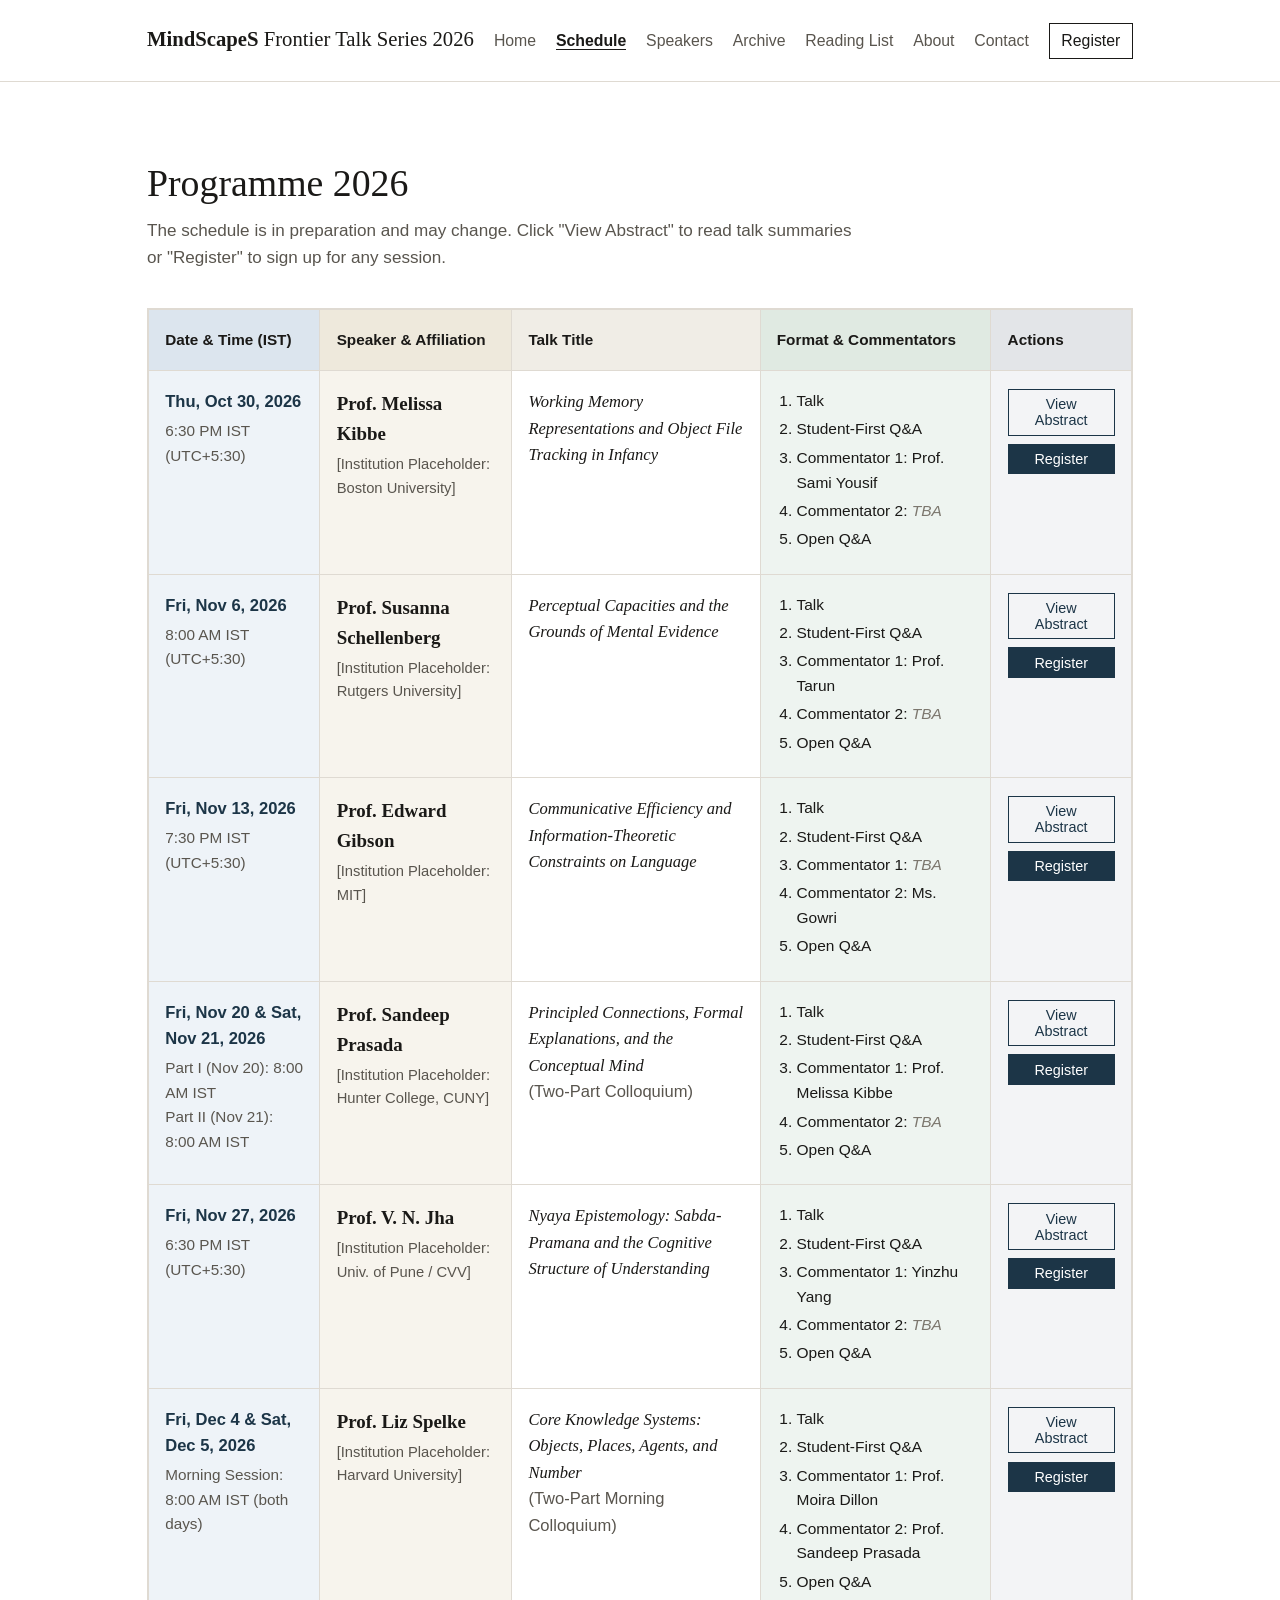
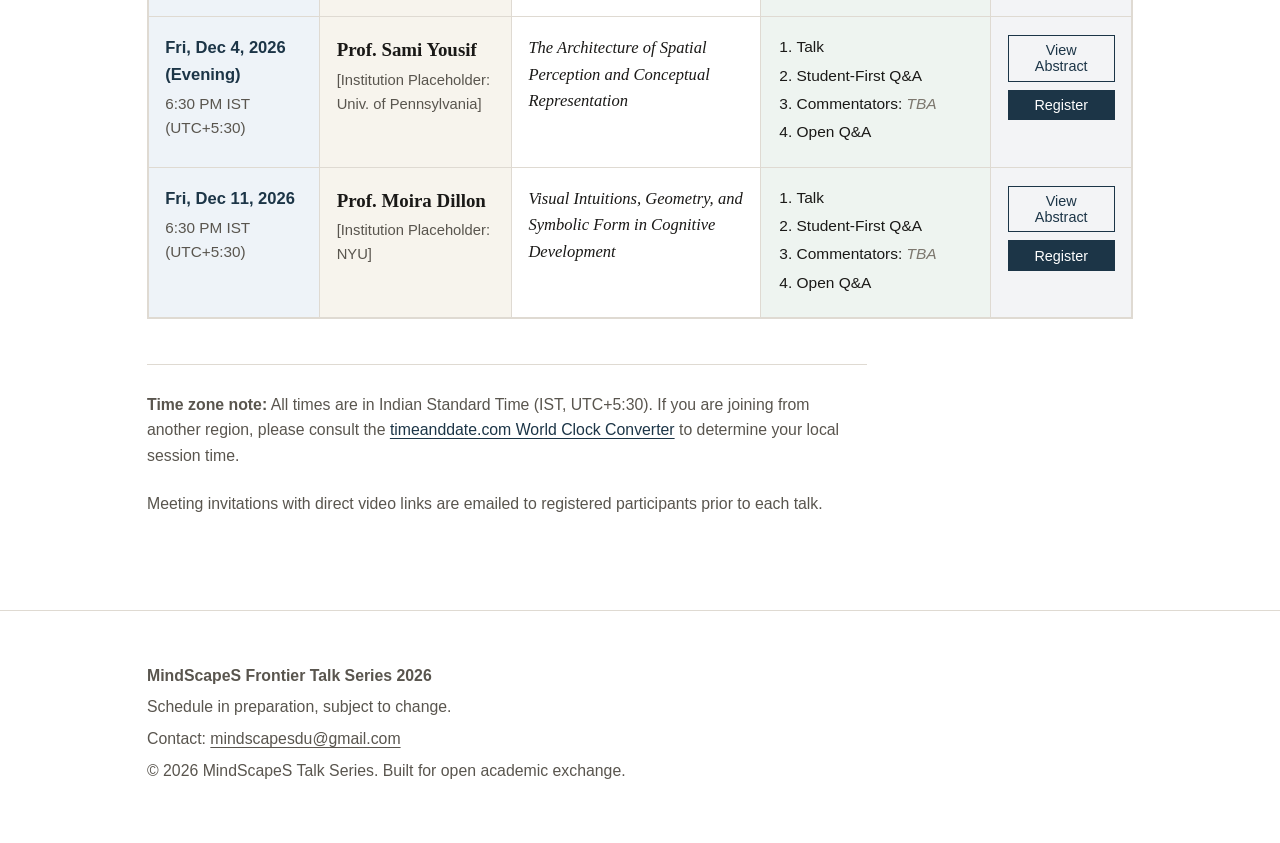
<file: schedule.html>
<!DOCTYPE html>
<html lang="en">
<head>
  <meta charset="UTF-8">
  <meta name="viewport" content="width=device-width, initial-scale=1.0">
  <title>Programme 2026 | MindScapeS Frontier Talk Series</title>
  <meta name="description" content="Official schedule and programme for MindScapeS Frontier Talk Series 2026. Dates, speakers, commentators, and session formats.">
  <link rel="icon" href="favicon.svg" type="image/svg+xml">
  <link rel="stylesheet" href="style.css">
</head>
<body>
  <a href="#main-content" class="skip-link">Skip to content</a>

  <!-- ==================== HEADER (Repeated across all pages) ==================== -->
  <!-- Keep synchronized across index.html, schedule.html, speakers.html, register.html, archive.html, reading-list.html, about.html, contact.html -->
  <header class="site-header">
    <div class="container-wide header-inner">
      <div class="site-title">
        <a href="index.html"><strong>MindScapeS</strong> Frontier Talk Series 2026</a>
      </div>
      <nav class="site-nav" aria-label="Main navigation">
        <button type="button" class="nav-toggle" id="nav-toggle" aria-expanded="false" aria-controls="nav-menu">Menu</button>
        <ul class="nav-list" id="nav-menu">
          <li><a href="index.html">Home</a></li>
          <li><a href="schedule.html" class="active" aria-current="page">Schedule</a></li>
          <li><a href="speakers.html">Speakers</a></li>
          <li><a href="archive.html">Archive</a></li>
          <li><a href="reading-list.html">Reading List</a></li>
          <li><a href="about.html">About</a></li>
          <li><a href="contact.html">Contact</a></li>
          <li><a href="register.html" class="nav-btn">Register</a></li>
        </ul>
      </nav>
    </div>
  </header>
  <!-- ==================== HEADER END ==================== -->

  <main id="main-content">
    <div class="container-wide">
      <header class="page-intro narrow-column">
        <h1>Programme 2026</h1>
        <p class="subtitle">The schedule is in preparation and may change. Click "View Abstract" to read talk summaries or "Register" to sign up for any session.</p>
      </header>

      <!-- ===== SCHEDULE TABLE WITH DIFFERENT COLUMN COLORS ===== -->
      <div class="schedule-table-wrap">
        <table class="schedule-table">
          <thead>
            <tr>
              <th scope="col" class="th-time">Date &amp; Time (IST)</th>
              <th scope="col" class="th-speaker">Speaker &amp; Affiliation</th>
              <th scope="col" class="th-title">Talk Title</th>
              <th scope="col" class="th-format">Format &amp; Commentators</th>
              <th scope="col" class="th-actions">Actions</th>
            </tr>
          </thead>
          <tbody>

            <!-- ===== SESSION ROW: Oct 30 – START ===== -->
            <!-- Copy this block to add a new session row; delete the block to remove it. -->
            <tr>
              <td class="col-time">
                <span class="date-str">Thu, Oct 30, 2026</span>
                <span class="time-str">6:30 PM IST (UTC+5:30)</span>
              </td>
              <td class="col-speaker">
                <span class="speaker-str">Prof. Melissa Kibbe</span>
                <span class="affil-str">[Institution Placeholder: Boston University]</span>
              </td>
              <td class="col-title">
                <em>Working Memory Representations and Object File Tracking in Infancy</em>
              </td>
              <td class="col-format">
                <ol class="format-list">
                  <li>Talk</li>
                  <li>Student-First Q&amp;A</li>
                  <li>Commentator 1: Prof. Sami Yousif</li>
                  <li>Commentator 2: <span class="tba">TBA</span></li>
                  <li>Open Q&amp;A</li>
                </ol>
              </td>
              <td class="col-actions">
                <div class="action-stack">
                  <button type="button" class="btn-table btn-view-abs" data-abstract-file="abstracts/2026-10-30-kibbe.txt" data-talk-title="Working Memory Representations and Object File Tracking in Infancy" data-talk-speaker="Prof. Melissa Kibbe" data-talk-date="October 30, 2026 • 6:30 PM IST" data-session-target="Oct 30 - Kibbe">View Abstract</button>
                  <button type="button" class="btn-table btn-reg-talk" data-session-target="Oct 30 - Kibbe">Register</button>
                </div>
              </td>
            </tr>
            <!-- ===== SESSION ROW: Oct 30 – END ===== -->

            <!-- ===== SESSION ROW: Nov 6 – START ===== -->
            <!-- Copy this block to add a new session row; delete the block to remove it. -->
            <tr>
              <td class="col-time">
                <span class="date-str">Fri, Nov 6, 2026</span>
                <span class="time-str">8:00 AM IST (UTC+5:30)</span>
              </td>
              <td class="col-speaker">
                <span class="speaker-str">Prof. Susanna Schellenberg</span>
                <span class="affil-str">[Institution Placeholder: Rutgers University]</span>
              </td>
              <td class="col-title">
                <em>Perceptual Capacities and the Grounds of Mental Evidence</em>
              </td>
              <td class="col-format">
                <ol class="format-list">
                  <li>Talk</li>
                  <li>Student-First Q&amp;A</li>
                  <li>Commentator 1: Prof. Tarun</li>
                  <li>Commentator 2: <span class="tba">TBA</span></li>
                  <li>Open Q&amp;A</li>
                </ol>
              </td>
              <td class="col-actions">
                <div class="action-stack">
                  <button type="button" class="btn-table btn-view-abs" data-abstract-file="abstracts/2026-11-06-schellenberg.txt" data-talk-title="Perceptual Capacities and the Grounds of Mental Evidence" data-talk-speaker="Prof. Susanna Schellenberg" data-talk-date="November 6, 2026 • 8:00 AM IST" data-session-target="Nov 6 - Schellenberg">View Abstract</button>
                  <button type="button" class="btn-table btn-reg-talk" data-session-target="Nov 6 - Schellenberg">Register</button>
                </div>
              </td>
            </tr>
            <!-- ===== SESSION ROW: Nov 6 – END ===== -->

            <!-- ===== SESSION ROW: Nov 13 – START ===== -->
            <!-- Copy this block to add a new session row; delete the block to remove it. -->
            <tr>
              <td class="col-time">
                <span class="date-str">Fri, Nov 13, 2026</span>
                <span class="time-str">7:30 PM IST (UTC+5:30)</span>
              </td>
              <td class="col-speaker">
                <span class="speaker-str">Prof. Edward Gibson</span>
                <span class="affil-str">[Institution Placeholder: MIT]</span>
              </td>
              <td class="col-title">
                <em>Communicative Efficiency and Information-Theoretic Constraints on Language</em>
              </td>
              <td class="col-format">
                <ol class="format-list">
                  <li>Talk</li>
                  <li>Student-First Q&amp;A</li>
                  <li>Commentator 1: <span class="tba">TBA</span></li>
                  <li>Commentator 2: Ms. Gowri</li>
                  <li>Open Q&amp;A</li>
                </ol>
              </td>
              <td class="col-actions">
                <div class="action-stack">
                  <button type="button" class="btn-table btn-view-abs" data-abstract-file="abstracts/2026-11-13-gibson.txt" data-talk-title="Communicative Efficiency and Information-Theoretic Constraints on Language" data-talk-speaker="Prof. Edward Gibson" data-talk-date="November 13, 2026 • 7:30 PM IST" data-session-target="Nov 13 - Gibson">View Abstract</button>
                  <button type="button" class="btn-table btn-reg-talk" data-session-target="Nov 13 - Gibson">Register</button>
                </div>
              </td>
            </tr>
            <!-- ===== SESSION ROW: Nov 13 – END ===== -->

            <!-- ===== SESSION ROW: Nov 20 & 21 – START ===== -->
            <!-- Copy this block to add a new session row; delete the block to remove it. -->
            <tr>
              <td class="col-time">
                <span class="date-str">Fri, Nov 20 &amp; Sat, Nov 21, 2026</span>
                <span class="time-str">Part I (Nov 20): 8:00 AM IST</span>
                <span class="time-str">Part II (Nov 21): 8:00 AM IST</span>
              </td>
              <td class="col-speaker">
                <span class="speaker-str">Prof. Sandeep Prasada</span>
                <span class="affil-str">[Institution Placeholder: Hunter College, CUNY]</span>
              </td>
              <td class="col-title">
                <em>Principled Connections, Formal Explanations, and the Conceptual Mind</em>
                <br><span class="subtext">(Two-Part Colloquium)</span>
              </td>
              <td class="col-format">
                <ol class="format-list">
                  <li>Talk</li>
                  <li>Student-First Q&amp;A</li>
                  <li>Commentator 1: Prof. Melissa Kibbe</li>
                  <li>Commentator 2: <span class="tba">TBA</span></li>
                  <li>Open Q&amp;A</li>
                </ol>
              </td>
              <td class="col-actions">
                <div class="action-stack">
                  <button type="button" class="btn-table btn-view-abs" data-abstract-file="abstracts/2026-11-20-prasada.txt" data-talk-title="Principled Connections, Formal Explanations, and the Conceptual Mind" data-talk-speaker="Prof. Sandeep Prasada" data-talk-date="November 20 & 21, 2026 • 8:00 AM IST" data-session-target="Nov 20 & 21 - Prasada">View Abstract</button>
                  <button type="button" class="btn-table btn-reg-talk" data-session-target="Nov 20 & 21 - Prasada">Register</button>
                </div>
              </td>
            </tr>
            <!-- ===== SESSION ROW: Nov 20 & 21 – END ===== -->

            <!-- ===== SESSION ROW: Nov 27 – START ===== -->
            <!-- Copy this block to add a new session row; delete the block to remove it. -->
            <tr>
              <td class="col-time">
                <span class="date-str">Fri, Nov 27, 2026</span>
                <span class="time-str">6:30 PM IST (UTC+5:30)</span>
              </td>
              <td class="col-speaker">
                <span class="speaker-str">Prof. V. N. Jha</span>
                <span class="affil-str">[Institution Placeholder: Univ. of Pune / CVV]</span>
              </td>
              <td class="col-title">
                <em>Nyaya Epistemology: Sabda-Pramana and the Cognitive Structure of Understanding</em>
              </td>
              <td class="col-format">
                <ol class="format-list">
                  <li>Talk</li>
                  <li>Student-First Q&amp;A</li>
                  <li>Commentator 1: Yinzhu Yang</li>
                  <li>Commentator 2: <span class="tba">TBA</span></li>
                  <li>Open Q&amp;A</li>
                </ol>
              </td>
              <td class="col-actions">
                <div class="action-stack">
                  <button type="button" class="btn-table btn-view-abs" data-abstract-file="abstracts/2026-11-27-jha.txt" data-talk-title="Nyaya Epistemology: Sabda-Pramana and the Cognitive Structure of Understanding" data-talk-speaker="Prof. V. N. Jha" data-talk-date="November 27, 2026 • 6:30 PM IST" data-session-target="Nov 27 - Jha">View Abstract</button>
                  <button type="button" class="btn-table btn-reg-talk" data-session-target="Nov 27 - Jha">Register</button>
                </div>
              </td>
            </tr>
            <!-- ===== SESSION ROW: Nov 27 – END ===== -->

            <!-- ===== SESSION ROW: Dec 4 (Morning) & Dec 5 – START ===== -->
            <!-- Copy this block to add a new session row; delete the block to remove it. -->
            <tr>
              <td class="col-time">
                <span class="date-str">Fri, Dec 4 &amp; Sat, Dec 5, 2026</span>
                <span class="time-str">Morning Session: 8:00 AM IST (both days)</span>
              </td>
              <td class="col-speaker">
                <span class="speaker-str">Prof. Liz Spelke</span>
                <span class="affil-str">[Institution Placeholder: Harvard University]</span>
              </td>
              <td class="col-title">
                <em>Core Knowledge Systems: Objects, Places, Agents, and Number</em>
                <br><span class="subtext">(Two-Part Morning Colloquium)</span>
              </td>
              <td class="col-format">
                <ol class="format-list">
                  <li>Talk</li>
                  <li>Student-First Q&amp;A</li>
                  <li>Commentator 1: Prof. Moira Dillon</li>
                  <li>Commentator 2: Prof. Sandeep Prasada</li>
                  <li>Open Q&amp;A</li>
                </ol>
              </td>
              <td class="col-actions">
                <div class="action-stack">
                  <button type="button" class="btn-table btn-view-abs" data-abstract-file="abstracts/2026-12-04-morning-spelke.txt" data-talk-title="Core Knowledge Systems: Objects, Places, Agents, and Number" data-talk-speaker="Prof. Liz Spelke" data-talk-date="December 4 & 5, 2026 • 8:00 AM IST" data-session-target="Dec 4 & 5 - Spelke">View Abstract</button>
                  <button type="button" class="btn-table btn-reg-talk" data-session-target="Dec 4 & 5 - Spelke">Register</button>
                </div>
              </td>
            </tr>
            <!-- ===== SESSION ROW: Dec 4 (Morning) & Dec 5 – END ===== -->

            <!-- ===== SESSION ROW: Dec 4 (Evening) – START ===== -->
            <!-- Copy this block to add a new session row; delete the block to remove it. -->
            <tr>
              <td class="col-time">
                <span class="date-str">Fri, Dec 4, 2026 (Evening)</span>
                <span class="time-str">6:30 PM IST (UTC+5:30)</span>
              </td>
              <td class="col-speaker">
                <span class="speaker-str">Prof. Sami Yousif</span>
                <span class="affil-str">[Institution Placeholder: Univ. of Pennsylvania]</span>
              </td>
              <td class="col-title">
                <em>The Architecture of Spatial Perception and Conceptual Representation</em>
              </td>
              <td class="col-format">
                <ol class="format-list">
                  <li>Talk</li>
                  <li>Student-First Q&amp;A</li>
                  <li>Commentators: <span class="tba">TBA</span></li>
                  <li>Open Q&amp;A</li>
                </ol>
              </td>
              <td class="col-actions">
                <div class="action-stack">
                  <button type="button" class="btn-table btn-view-abs" data-abstract-file="abstracts/2026-12-04-evening-yousif.txt" data-talk-title="The Architecture of Spatial Perception and Conceptual Representation" data-talk-speaker="Prof. Sami Yousif" data-talk-date="December 4, 2026 • 6:30 PM IST" data-session-target="Dec 4 - Yousif">View Abstract</button>
                  <button type="button" class="btn-table btn-reg-talk" data-session-target="Dec 4 - Yousif">Register</button>
                </div>
              </td>
            </tr>
            <!-- ===== SESSION ROW: Dec 4 (Evening) – END ===== -->

            <!-- ===== SESSION ROW: Dec 11 – START ===== -->
            <!-- Copy this block to add a new session row; delete the block to remove it. -->
            <tr>
              <td class="col-time">
                <span class="date-str">Fri, Dec 11, 2026</span>
                <span class="time-str">6:30 PM IST (UTC+5:30)</span>
              </td>
              <td class="col-speaker">
                <span class="speaker-str">Prof. Moira Dillon</span>
                <span class="affil-str">[Institution Placeholder: NYU]</span>
              </td>
              <td class="col-title">
                <em>Visual Intuitions, Geometry, and Symbolic Form in Cognitive Development</em>
              </td>
              <td class="col-format">
                <ol class="format-list">
                  <li>Talk</li>
                  <li>Student-First Q&amp;A</li>
                  <li>Commentators: <span class="tba">TBA</span></li>
                  <li>Open Q&amp;A</li>
                </ol>
              </td>
              <td class="col-actions">
                <div class="action-stack">
                  <button type="button" class="btn-table btn-view-abs" data-abstract-file="abstracts/2026-12-11-dillon.txt" data-talk-title="Visual Intuitions, Geometry, and Symbolic Form in Cognitive Development" data-talk-speaker="Prof. Moira Dillon" data-talk-date="December 11, 2026 • 6:30 PM IST" data-session-target="Dec 11 - Dillon">View Abstract</button>
                  <button type="button" class="btn-table btn-reg-talk" data-session-target="Dec 11 - Dillon">Register</button>
                </div>
              </td>
            </tr>
            <!-- ===== SESSION ROW: Dec 11 – END ===== -->

            <!-- ===== SESSION ROW TEMPLATE: 2027 – START ===== -->
            <!-- Copy this block to add a new item; delete the block to remove it.
            <tr>
              <td class="col-time">
                <span class="date-str">[Date 2027]</span>
                <span class="time-str">[Time IST]</span>
              </td>
              <td class="col-speaker">
                <span class="speaker-str">[Speaker Name]</span>
                <span class="affil-str">[Institution]</span>
              </td>
              <td class="col-title">
                <em>[Talk Title]</em>
              </td>
              <td class="col-format">
                <ol class="format-list">
                  <li>Talk</li>
                  <li>Student-First Q&amp;A</li>
                  <li>Commentators: <span class="tba">TBA</span></li>
                  <li>Open Q&amp;A</li>
                </ol>
              </td>
              <td class="col-actions">
                <div class="action-stack">
                  <button type="button" class="btn-table btn-view-abs" data-abstract-file="abstracts/template-abstract.txt" data-talk-title="[Talk Title]" data-talk-speaker="[Speaker Name]" data-talk-date="[Date & Time]">View Abstract</button>
                  <button type="button" class="btn-table btn-reg-talk" data-session-target="[Session Target]">Register</button>
                </div>
              </td>
            </tr>
            ===== SESSION ROW TEMPLATE: 2027 – END ===== -->

          </tbody>
        </table>
      </div>

      <div class="schedule-note narrow-column">
        <p><strong>Time zone note:</strong> All times are in Indian Standard Time (IST, UTC+5:30). If you are joining from another region, please consult the <a href="https://www.timeanddate.com/worldclock/converter.html" target="_blank" rel="noopener noreferrer">timeanddate.com World Clock Converter</a> to determine your local session time.</p>
        <p>Meeting invitations with direct video links are emailed to registered participants prior to each talk.</p>
      </div>
    </div>
  </main>

  <!-- ==================== ABSTRACT POPUP MODAL ==================== -->
  <div id="abstract-modal" class="modal-overlay" role="dialog" aria-modal="true" aria-labelledby="modal-abs-title" aria-hidden="true">
    <div class="modal-card">
      <button type="button" class="modal-close" aria-label="Close abstract popup">&times;</button>
      <header class="modal-header">
        <p class="session-meta" id="modal-abs-date" style="margin-bottom: 0.2rem;"></p>
        <h2 id="modal-abs-title">Colloquium Abstract</h2>
        <p class="subtext" id="modal-abs-speaker" style="margin-top: 0.2rem; font-weight: 500;"></p>
      </header>
      <div id="modal-abs-body" class="modal-abstract-text">
        <p class="subtext">Loading abstract content...</p>
      </div>
      <div style="margin-top: 1.5rem; display: flex; gap: 0.75rem; justify-content: flex-end;">
        <button type="button" class="btn btn-secondary" onclick="document.querySelector('#abstract-modal .modal-close').click()">Close</button>
        <button type="button" class="btn" id="modal-abs-reg-btn">Register for this Talk</button>
      </div>
    </div>
  </div>

  <!-- ==================== REGISTRATION POPUP MODAL ==================== -->
  <div id="registration-modal" class="modal-overlay" role="dialog" aria-modal="true" aria-labelledby="modal-reg-heading" aria-hidden="true">
    <div class="modal-card">
      <button type="button" class="modal-close" aria-label="Close registration popup">&times;</button>
      <header class="modal-header">
        <h2 id="modal-reg-heading">Register for MindScapeS Colloquia</h2>
        <p class="subtext" id="reg-modal-subtitle">Attendance is free of charge. Meeting links are emailed prior to each session.</p>
      </header>

      <!-- Registration Form Wrap -->
      <div id="reg-form-wrap">
        <form id="talk-reg-form">
          <div class="form-group">
            <label for="reg-name">Full Name <span aria-hidden="true">*</span></label>
            <input type="text" id="reg-name" name="name" required placeholder="e.g. S. Ramanujan">
          </div>

          <div class="form-group">
            <label for="reg-email">Email ID <span aria-hidden="true">*</span></label>
            <input type="email" id="reg-email" name="email" required placeholder="e.g. yourname@institution.edu">
          </div>

          <div class="form-group">
            <label for="reg-affiliation">Affiliation / Institution</label>
            <input type="text" id="reg-affiliation" name="affiliation" placeholder="e.g. Department of Philosophy, University Name">
          </div>

          <div class="form-group">
            <label for="reg-status">Academic Status</label>
            <select id="reg-status" name="academic_status">
              <option value="">Select your status</option>
              <option value="Undergraduate student">Undergraduate student</option>
              <option value="Graduate student">Graduate student (MA / PhD)</option>
              <option value="Postdoctoral researcher">Postdoctoral researcher</option>
              <option value="Faculty">Faculty / Academic staff</option>
              <option value="Independent scholar">Independent scholar</option>
              <option value="General reader">General reader / Other</option>
            </select>
          </div>

          <fieldset>
            <legend>Sessions You Plan to Attend</legend>
            <p class="subtext fieldset-instruction">Check all talks you wish to receive links for:</p>
            <div class="checkbox-group">
              <label>
                <input type="checkbox" name="sessions" value="Oct 30 - Kibbe">
                <span><strong>Oct 30:</strong> Prof. Melissa Kibbe (6:30 PM IST)</span>
              </label>
              <label>
                <input type="checkbox" name="sessions" value="Nov 6 - Schellenberg">
                <span><strong>Nov 6:</strong> Prof. Susanna Schellenberg (8:00 AM IST)</span>
              </label>
              <label>
                <input type="checkbox" name="sessions" value="Nov 13 - Gibson">
                <span><strong>Nov 13:</strong> Prof. Edward Gibson (7:30 PM IST)</span>
              </label>
              <label>
                <input type="checkbox" name="sessions" value="Nov 20 & 21 - Prasada">
                <span><strong>Nov 20 &amp; 21:</strong> Prof. Sandeep Prasada (8:00 AM IST both days)</span>
              </label>
              <label>
                <input type="checkbox" name="sessions" value="Nov 27 - Jha">
                <span><strong>Nov 27:</strong> Prof. V. N. Jha (6:30 PM IST)</span>
              </label>
              <label>
                <input type="checkbox" name="sessions" value="Dec 4 & 5 - Spelke">
                <span><strong>Dec 4 &amp; 5:</strong> Prof. Liz Spelke (Morning, 8:00 AM IST both days)</span>
              </label>
              <label>
                <input type="checkbox" name="sessions" value="Dec 4 - Yousif">
                <span><strong>Dec 4:</strong> Prof. Sami Yousif (Evening, 6:30 PM IST)</span>
              </label>
              <label>
                <input type="checkbox" name="sessions" value="Dec 11 - Dillon">
                <span><strong>Dec 11:</strong> Prof. Moira Dillon (6:30 PM IST)</span>
              </label>
            </div>
          </fieldset>

          <div class="form-group">
            <label for="reg-remarks">Remarks (Optional)</label>
            <textarea id="reg-remarks" name="remarks" rows="2" placeholder="Any access requirements, commentary interest, or general notes."></textarea>
          </div>

          <p style="margin-top: 1.25rem; margin-bottom: 0;">
            <button type="submit" class="btn" style="width: 100%;">Submit Registration</button>
          </p>
        </form>
      </div>

      <!-- Registration Confirmation & In-place Edit Wrap -->
      <div id="reg-confirm-wrap" style="display: none;">
        <div class="reg-confirm-box">
          <h3>Registration Confirmed</h3>
          <p>Your details have been saved to the registration system.</p>
          <div id="reg-confirm-details" style="margin: 1rem 0;"></div>
          <p class="subtext">You may update or revise your selections at any time before the sessions:</p>
          <button type="button" class="btn-secondary" id="btn-edit-reg" style="margin-top: 0.5rem;">Edit Registration</button>
        </div>
      </div>
    </div>
  </div>

  <!-- ==================== FOOTER (Repeated across all pages) ==================== -->
  <!-- Keep synchronized across all pages -->
  <footer class="site-footer">
    <div class="container-wide">
      <p><strong>MindScapeS Frontier Talk Series 2026</strong></p>
      <p>Schedule in preparation, subject to change.</p>
      <p>Contact: <a href="mailto:mindscapesdu@gmail.com">mindscapesdu@gmail.com</a></p>
      <p>&copy; 2026 MindScapeS Talk Series. Built for open academic exchange.</p>
    </div>
  </footer>
  <!-- ==================== FOOTER END ==================== -->

  <script src="menu.js" defer></script>
</body>
</html>
</file>
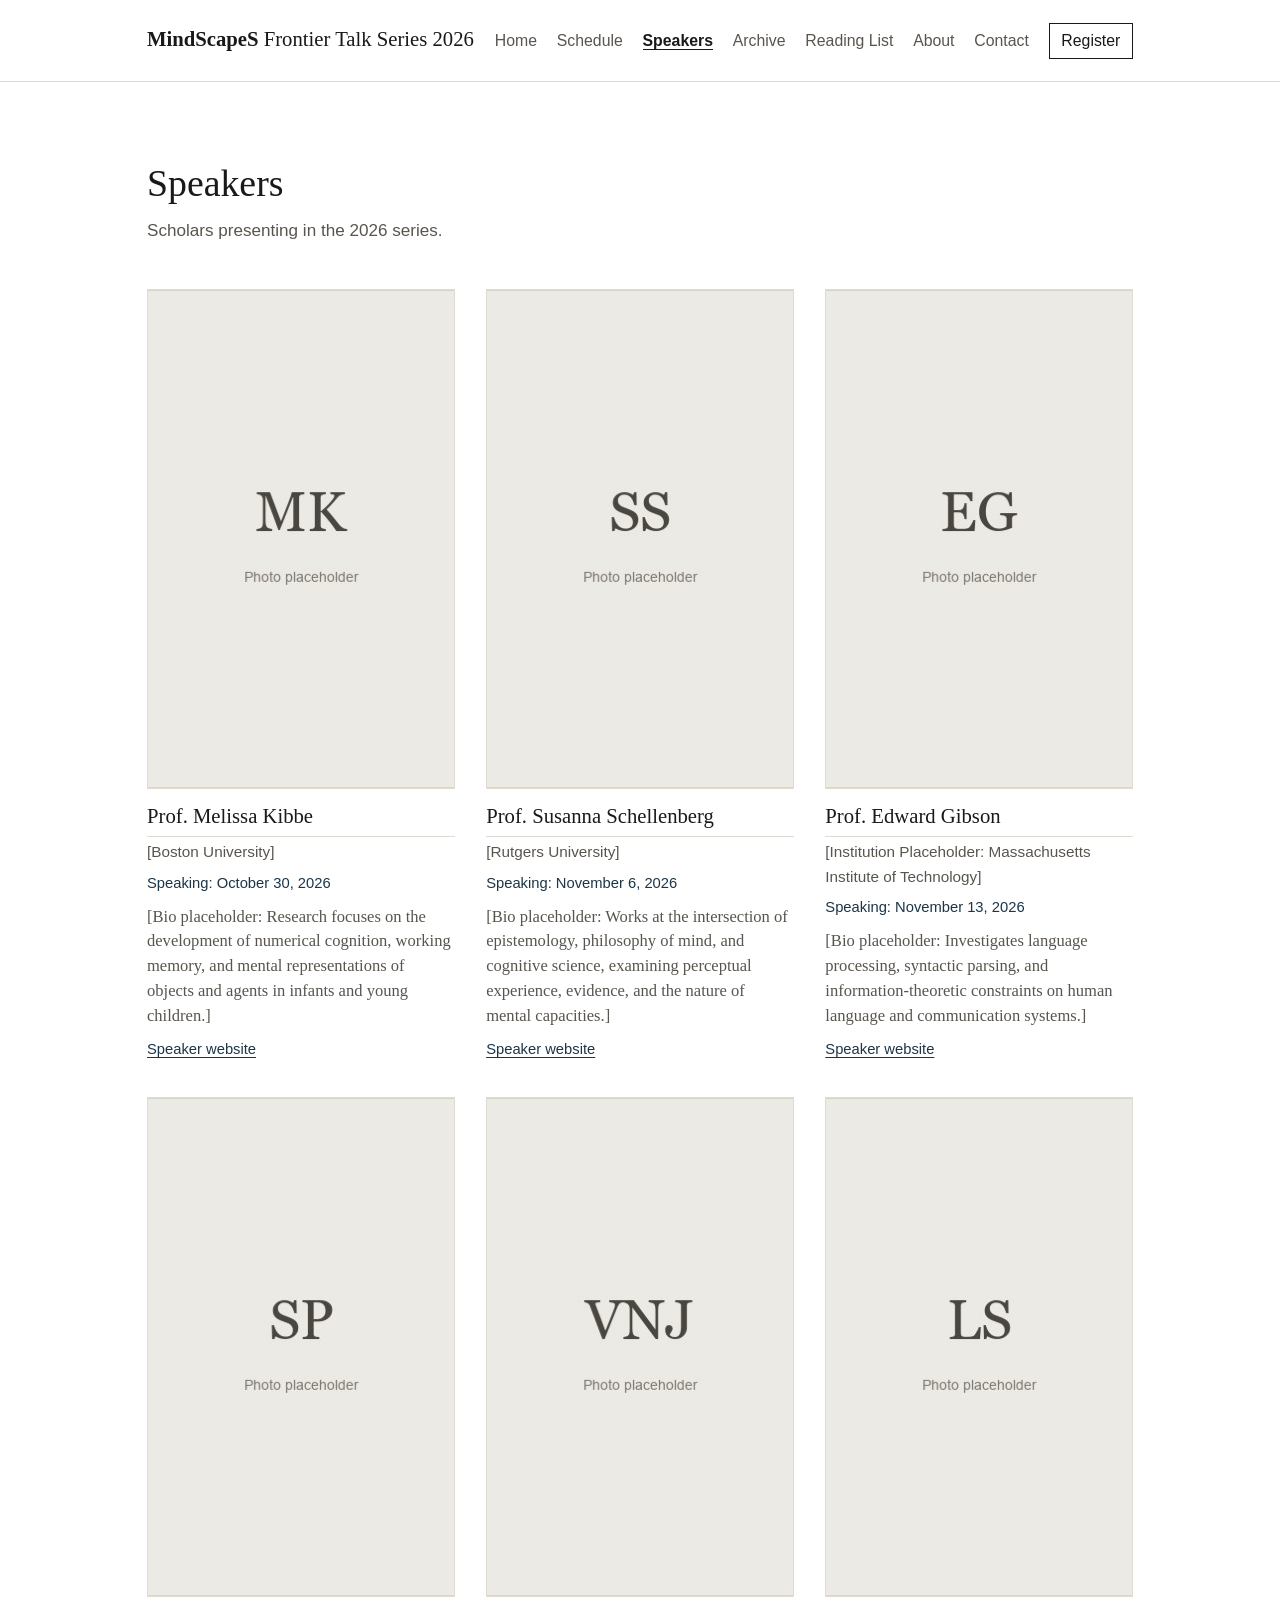
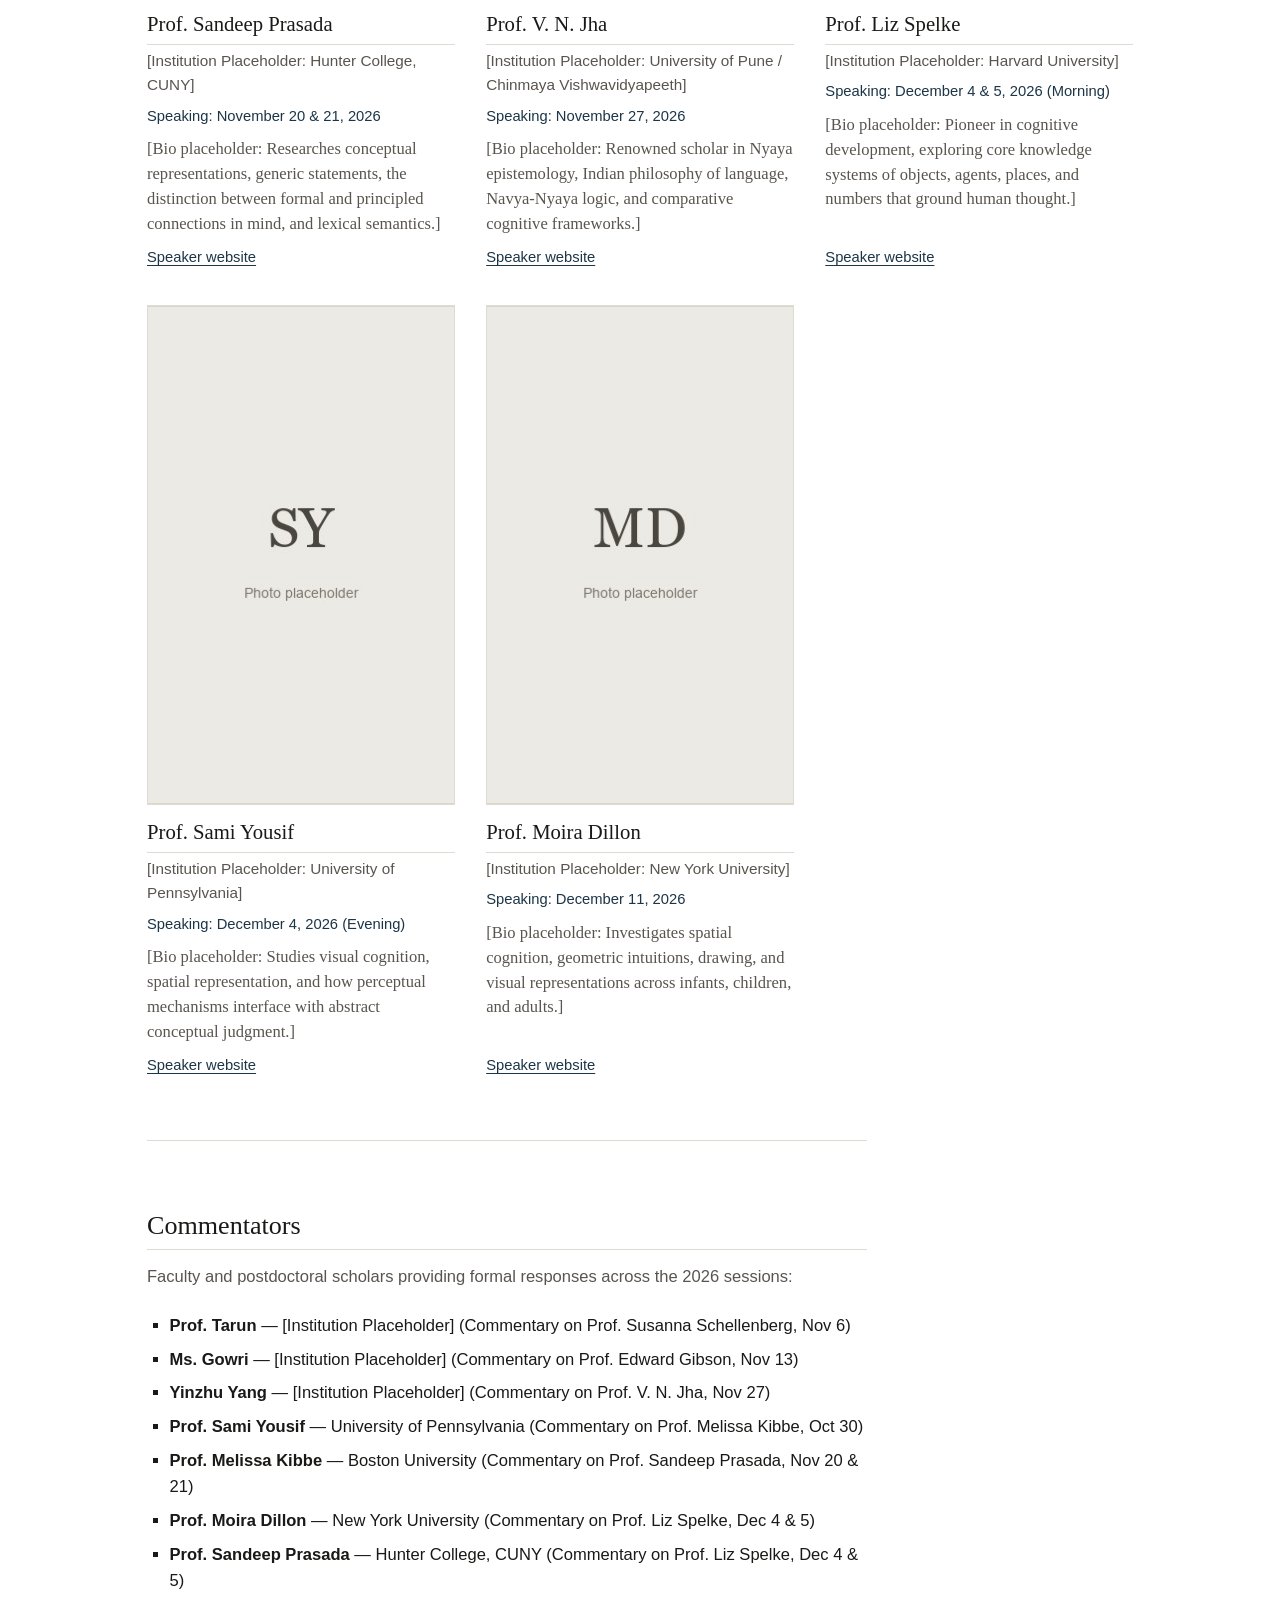
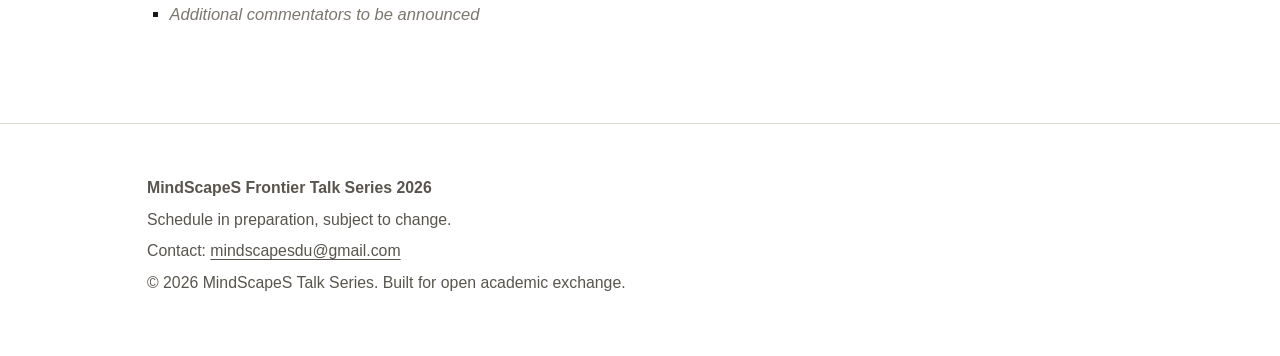
<file: speakers.html>
<!DOCTYPE html>
<html lang="en">
<head>
  <meta charset="UTF-8">
  <meta name="viewport" content="width=device-width, initial-scale=1.0">
  <title>Speakers | MindScapeS Frontier Talk Series 2026</title>
  <meta name="description" content="Invited speakers and commentators for the MindScapeS Frontier Talk Series 2026.">
  <link rel="icon" href="favicon.svg" type="image/svg+xml">
  <link rel="stylesheet" href="style.css">
</head>
<body>
  <a href="#main-content" class="skip-link">Skip to content</a>

  <!-- ==================== HEADER (Repeated across all pages) ==================== -->
  <!-- Keep synchronized across index.html, schedule.html, speakers.html, register.html, archive.html, reading-list.html, about.html, contact.html -->
  <header class="site-header">
    <div class="container-wide header-inner">
      <div class="site-title">
        <a href="index.html"><strong>MindScapeS</strong> Frontier Talk Series 2026</a>
      </div>
      <nav class="site-nav" aria-label="Main navigation">
        <button type="button" class="nav-toggle" id="nav-toggle" aria-expanded="false" aria-controls="nav-menu">Menu</button>
        <ul class="nav-list" id="nav-menu">
          <li><a href="index.html">Home</a></li>
          <li><a href="schedule.html">Schedule</a></li>
          <li><a href="speakers.html" class="active" aria-current="page">Speakers</a></li>
          <li><a href="archive.html">Archive</a></li>
          <li><a href="reading-list.html">Reading List</a></li>
          <li><a href="about.html">About</a></li>
          <li><a href="contact.html">Contact</a></li>
          <li><a href="register.html" class="nav-btn">Register</a></li>
        </ul>
      </nav>
    </div>
  </header>
  <!-- ==================== HEADER END ==================== -->

  <main id="main-content">
    <div class="container-wide">
      <header class="page-intro narrow-column">
        <h1>Speakers</h1>
        <p class="subtitle">Scholars presenting in the 2026 series.</p>
      </header>

      <div class="speaker-grid">

        <!-- ===== SPEAKER: Melissa Kibbe – START ===== -->
        <!-- Copy this block to add a new item; delete the block to remove it. -->
        <article class="speaker-card">
          <img class="speaker-photo" src="images/speakers/melissa-kibbe.jpg" alt="Portrait placeholder for Prof. Melissa Kibbe" width="400" height="500">
          <h2 class="speaker-name">Prof. Melissa Kibbe</h2>
          <div class="speaker-institution">[Boston University]</div>
          <div class="speaker-date">Speaking: October 30, 2026</div>
          <p class="speaker-bio">[Bio placeholder: Research focuses on the development of numerical cognition, working memory, and mental representations of objects and agents in infants and young children.]</p>
          <div class="speaker-link"><a href="https://example.edu" target="_blank" rel="noopener noreferrer">Speaker website</a></div>
        </article>
        <!-- ===== SPEAKER: Melissa Kibbe – END ===== -->

        <!-- ===== SPEAKER: Susanna Schellenberg – START ===== -->
        <!-- Copy this block to add a new item; delete the block to remove it. -->
        <article class="speaker-card">
          <img class="speaker-photo" src="images/speakers/susanna-schellenberg.jpg" alt="Portrait placeholder for Prof. Susanna Schellenberg" width="400" height="500">
          <h2 class="speaker-name">Prof. Susanna Schellenberg</h2>
          <div class="speaker-institution">[Rutgers University]</div>
          <div class="speaker-date">Speaking: November 6, 2026</div>
          <p class="speaker-bio">[Bio placeholder: Works at the intersection of epistemology, philosophy of mind, and cognitive science, examining perceptual experience, evidence, and the nature of mental capacities.]</p>
          <div class="speaker-link"><a href="https://example.edu" target="_blank" rel="noopener noreferrer">Speaker website</a></div>
        </article>
        <!-- ===== SPEAKER: Susanna Schellenberg – END ===== -->

        <!-- ===== SPEAKER: Edward Gibson – START ===== -->
        <!-- Copy this block to add a new item; delete the block to remove it. -->
        <article class="speaker-card">
          <img class="speaker-photo" src="images/speakers/edward-gibson.jpg" alt="Portrait placeholder for Prof. Edward Gibson" width="400" height="500">
          <h2 class="speaker-name">Prof. Edward Gibson</h2>
          <div class="speaker-institution">[Institution Placeholder: Massachusetts Institute of Technology]</div>
          <div class="speaker-date">Speaking: November 13, 2026</div>
          <p class="speaker-bio">[Bio placeholder: Investigates language processing, syntactic parsing, and information-theoretic constraints on human language and communication systems.]</p>
          <div class="speaker-link"><a href="https://example.edu" target="_blank" rel="noopener noreferrer">Speaker website</a></div>
        </article>
        <!-- ===== SPEAKER: Edward Gibson – END ===== -->

        <!-- ===== SPEAKER: Sandeep Prasada – START ===== -->
        <!-- Copy this block to add a new item; delete the block to remove it. -->
        <article class="speaker-card">
          <img class="speaker-photo" src="images/speakers/sandeep-prasada.jpg" alt="Portrait placeholder for Prof. Sandeep Prasada" width="400" height="500" loading="lazy">
          <h2 class="speaker-name">Prof. Sandeep Prasada</h2>
          <div class="speaker-institution">[Institution Placeholder: Hunter College, CUNY]</div>
          <div class="speaker-date">Speaking: November 20 &amp; 21, 2026</div>
          <p class="speaker-bio">[Bio placeholder: Researches conceptual representations, generic statements, the distinction between formal and principled connections in mind, and lexical semantics.]</p>
          <div class="speaker-link"><a href="https://example.edu" target="_blank" rel="noopener noreferrer">Speaker website</a></div>
        </article>
        <!-- ===== SPEAKER: Sandeep Prasada – END ===== -->

        <!-- ===== SPEAKER: V. N. Jha – START ===== -->
        <!-- Copy this block to add a new item; delete the block to remove it. -->
        <article class="speaker-card">
          <img class="speaker-photo" src="images/speakers/v-n-jha.jpg" alt="Portrait placeholder for Prof. V. N. Jha" width="400" height="500" loading="lazy">
          <h2 class="speaker-name">Prof. V. N. Jha</h2>
          <div class="speaker-institution">[Institution Placeholder: University of Pune / Chinmaya Vishwavidyapeeth]</div>
          <div class="speaker-date">Speaking: November 27, 2026</div>
          <p class="speaker-bio">[Bio placeholder: Renowned scholar in Nyaya epistemology, Indian philosophy of language, Navya-Nyaya logic, and comparative cognitive frameworks.]</p>
          <div class="speaker-link"><a href="https://example.edu" target="_blank" rel="noopener noreferrer">Speaker website</a></div>
        </article>
        <!-- ===== SPEAKER: V. N. Jha – END ===== -->

        <!-- ===== SPEAKER: Liz Spelke – START ===== -->
        <!-- Copy this block to add a new item; delete the block to remove it. -->
        <article class="speaker-card">
          <img class="speaker-photo" src="images/speakers/liz-spelke.jpg" alt="Portrait placeholder for Prof. Liz Spelke" width="400" height="500" loading="lazy">
          <h2 class="speaker-name">Prof. Liz Spelke</h2>
          <div class="speaker-institution">[Institution Placeholder: Harvard University]</div>
          <div class="speaker-date">Speaking: December 4 &amp; 5, 2026 (Morning)</div>
          <p class="speaker-bio">[Bio placeholder: Pioneer in cognitive development, exploring core knowledge systems of objects, agents, places, and numbers that ground human thought.]</p>
          <div class="speaker-link"><a href="https://example.edu" target="_blank" rel="noopener noreferrer">Speaker website</a></div>
        </article>
        <!-- ===== SPEAKER: Liz Spelke – END ===== -->

        <!-- ===== SPEAKER: Sami Yousif – START ===== -->
        <!-- Copy this block to add a new item; delete the block to remove it. -->
        <article class="speaker-card">
          <img class="speaker-photo" src="images/speakers/sami-yousif.jpg" alt="Portrait placeholder for Prof. Sami Yousif" width="400" height="500" loading="lazy">
          <h2 class="speaker-name">Prof. Sami Yousif</h2>
          <div class="speaker-institution">[Institution Placeholder: University of Pennsylvania]</div>
          <div class="speaker-date">Speaking: December 4, 2026 (Evening)</div>
          <p class="speaker-bio">[Bio placeholder: Studies visual cognition, spatial representation, and how perceptual mechanisms interface with abstract conceptual judgment.]</p>
          <div class="speaker-link"><a href="https://example.edu" target="_blank" rel="noopener noreferrer">Speaker website</a></div>
        </article>
        <!-- ===== SPEAKER: Sami Yousif – END ===== -->

        <!-- ===== SPEAKER: Moira Dillon – START ===== -->
        <!-- Copy this block to add a new item; delete the block to remove it. -->
        <article class="speaker-card">
          <img class="speaker-photo" src="images/speakers/moira-dillon.jpg" alt="Portrait placeholder for Prof. Moira Dillon" width="400" height="500" loading="lazy">
          <h2 class="speaker-name">Prof. Moira Dillon</h2>
          <div class="speaker-institution">[Institution Placeholder: New York University]</div>
          <div class="speaker-date">Speaking: December 11, 2026</div>
          <p class="speaker-bio">[Bio placeholder: Investigates spatial cognition, geometric intuitions, drawing, and visual representations across infants, children, and adults.]</p>
          <div class="speaker-link"><a href="https://example.edu" target="_blank" rel="noopener noreferrer">Speaker website</a></div>
        </article>
        <!-- ===== SPEAKER: Moira Dillon – END ===== -->

      </div>

      <section class="commentator-section narrow-column">
        <h2>Commentators</h2>
        <p class="subtext">Faculty and postdoctoral scholars providing formal responses across the 2026 sessions:</p>
        <ul class="commentator-list">
          <li><strong>Prof. Tarun</strong> &mdash; [Institution Placeholder] (Commentary on Prof. Susanna Schellenberg, Nov 6)</li>
          <li><strong>Ms. Gowri</strong> &mdash; [Institution Placeholder] (Commentary on Prof. Edward Gibson, Nov 13)</li>
          <li><strong>Yinzhu Yang</strong> &mdash; [Institution Placeholder] (Commentary on Prof. V. N. Jha, Nov 27)</li>
          <li><strong>Prof. Sami Yousif</strong> &mdash; University of Pennsylvania (Commentary on Prof. Melissa Kibbe, Oct 30)</li>
          <li><strong>Prof. Melissa Kibbe</strong> &mdash; Boston University (Commentary on Prof. Sandeep Prasada, Nov 20 &amp; 21)</li>
          <li><strong>Prof. Moira Dillon</strong> &mdash; New York University (Commentary on Prof. Liz Spelke, Dec 4 &amp; 5)</li>
          <li><strong>Prof. Sandeep Prasada</strong> &mdash; Hunter College, CUNY (Commentary on Prof. Liz Spelke, Dec 4 &amp; 5)</li>
          <li><span class="tba">Additional commentators to be announced</span></li>
        </ul>
      </section>
    </div>
  </main>

  <!-- ==================== FOOTER (Repeated across all pages) ==================== -->
  <!-- Keep synchronized across all pages -->
  <footer class="site-footer">
    <div class="container-wide">
      <p><strong>MindScapeS Frontier Talk Series 2026</strong></p>
      <p>Schedule in preparation, subject to change.</p>
      <p>Contact: <a href="mailto:mindscapesdu@gmail.com">mindscapesdu@gmail.com</a></p>
      <p>&copy; 2026 MindScapeS Talk Series. Built for open academic exchange.</p>
    </div>
  </footer>
  <!-- ==================== FOOTER END ==================== -->

  <script src="menu.js" defer></script>
</body>
</html>
</file>
<file: style.css>
/* ===== 1. COLORS & CSS VARIABLES ===== */
:root {
  --bg-color: #ffffff;
  --text-color: #1a1917;
  --text-muted: #59554e;
  --text-light: #7c776e;
  --accent-color: #1c3547;
  --accent-hover: #0f1f2b;
  --border-color: #dfdad2;
  --border-dark: #b8b2a7;
  --card-bg: #f8f7f4;
  --col-date-bg: #eef3f8;
  --col-speaker-bg: #f7f4ed;
  --col-title-bg: #ffffff;
  --col-format-bg: #eef4f0;
  --col-action-bg: #f3f4f6;
  --font-serif: Georgia, "Times New Roman", serif;
  --font-sans: -apple-system, BlinkMacSystemFont, "Segoe UI", Roboto, sans-serif;
  --body-size: 18px;
  --line-height: 1.6;
  --content-width: 720px;
  --wide-width: 1040px;
}

/* ===== 2. TYPOGRAPHY ===== */
*, *::before, *::after { box-sizing: border-box; }
html { font-size: var(--body-size); background-color: var(--bg-color); color: var(--text-color); }
body { margin: 0; padding: 0; font-family: var(--font-serif); line-height: var(--line-height); -webkit-font-smoothing: antialiased; background-color: #fff; }
h1, h2, h3 { font-family: var(--font-serif); font-weight: normal; color: var(--text-color); line-height: 1.25; margin: 1.8rem 0 0.8rem; }
h1 { font-size: 2.1rem; }
h2 { font-size: 1.45rem; border-bottom: 1px solid var(--border-color); padding-bottom: 0.35rem; }
h3 { font-size: 1.15rem; }
p, ul, ol, dl, blockquote { margin: 0 0 1.25rem; }
a { color: var(--accent-color); text-decoration: underline; text-underline-offset: 3px; }
a:hover { color: var(--accent-hover); }
.subtext { font-size: 0.92rem; color: var(--text-muted); font-family: var(--font-sans); }
.tba { color: var(--text-light); font-style: italic; }
.skip-link { position: absolute; top: -999px; left: 1rem; background: var(--text-color); color: #fff; padding: 0.5rem 1rem; z-index: 3000; font-family: var(--font-sans); }
.skip-link:focus { top: 1rem; }
:focus-visible { outline: 2px solid var(--accent-color); outline-offset: 2px; }

/* ===== 3. LAYOUT ===== */
.container { width: 100%; max-width: var(--content-width); margin: 0 auto; padding: 0 1.5rem; }
.container-wide { width: 100%; max-width: var(--wide-width); margin: 0 auto; padding: 0 1.5rem; }
.narrow-column { max-width: var(--content-width); }
main { padding: 2.5rem 0 4rem; }
.lead { font-size: 1.15rem; margin-bottom: 1.5rem; }
.page-intro { margin-bottom: 2rem; }
.page-intro .subtitle { font-family: var(--font-sans); font-size: 0.95rem; color: var(--text-muted); margin-top: -0.25rem; }
.hero-figure { margin: 1.5rem 0 2.5rem; border: 1px solid var(--border-color); background: #fafafa; }
.hero-figure img { width: 100%; height: auto; display: block; max-height: 520px; object-fit: cover; }
.hero-figure figcaption { padding: 0.65rem 1rem; font-family: var(--font-sans); font-size: 0.85rem; color: var(--text-muted); border-top: 1px solid var(--border-color); }
.page-image { margin: 2rem 0; }
.page-image img { width: 100%; height: auto; display: block; border: 1px solid var(--border-color); }
.page-image figcaption { font-family: var(--font-sans); font-size: 0.85rem; color: var(--text-muted); margin-top: 0.5rem; }
.notice-box { background: var(--card-bg); border-left: 3px solid var(--accent-color); padding: 1rem 1.2rem; margin: 1.8rem 0; font-size: 0.95rem; }
.notice-btn-wrap { margin: 1rem 0 0.5rem; }
.policy-section { margin-top: 3rem; }

/* ===== 4. HEADER ===== */
.site-header { border-bottom: 1px solid var(--border-color); padding: 1.25rem 0; background: #ffffff; }
.header-inner { display: flex; justify-content: space-between; align-items: baseline; flex-wrap: wrap; gap: 1rem; }
.site-title { font-family: var(--font-serif); font-size: 1.15rem; font-weight: normal; margin: 0; }
.site-title a { color: var(--text-color); text-decoration: none; }
.site-nav { display: flex; align-items: center; }
.nav-list { display: flex; list-style: none; margin: 0; padding: 0; gap: 1.1rem; align-items: center; flex-wrap: wrap; font-family: var(--font-sans); font-size: 0.88rem; }
.nav-list a { color: var(--text-muted); text-decoration: none; }
.nav-list a:hover { color: var(--text-color); }
.nav-list a.active { color: var(--text-color); font-weight: 600; border-bottom: 1px solid var(--text-color); }
.nav-btn { display: inline-block; border: 1px solid var(--text-color) !important; padding: 0.25rem 0.65rem; color: var(--text-color) !important; text-decoration: none !important; }
.nav-btn:hover { background-color: var(--text-color); color: #fff !important; }
.nav-toggle { display: none; background: none; border: 1px solid var(--border-color); padding: 0.4rem 0.65rem; font-family: var(--font-sans); font-size: 0.85rem; cursor: pointer; }

/* ===== 5. FOOTER ===== */
.site-footer { border-top: 1px solid var(--border-color); padding: 2.5rem 0 3rem; font-family: var(--font-sans); font-size: 0.88rem; color: var(--text-muted); background: #ffffff; }
.site-footer p { margin: 0.35rem 0; }
.site-footer a { color: var(--text-muted); }

/* ===== 6. SCHEDULE TABLE ===== */
.schedule-table-wrap { width: 100%; overflow-x: auto; margin: 2rem 0; border: 1px solid var(--border-color); }
.schedule-table { width: 100%; border-collapse: collapse; font-size: 0.92rem; text-align: left; }
.schedule-table th, .schedule-table td { padding: 1rem 0.9rem; border: 1px solid var(--border-color); vertical-align: top; }
.schedule-table th { font-family: var(--font-sans); font-size: 0.85rem; font-weight: 600; color: var(--text-color); background: #e5e9ed; }
.schedule-table th.th-time { background: #dce5ee; }
.schedule-table th.th-speaker { background: #eee9dc; }
.schedule-table th.th-title { background: #f0ede6; }
.schedule-table th.th-format { background: #e0eae2; }
.schedule-table th.th-actions { background: #e3e5e8; }
.col-time { background-color: var(--col-date-bg); font-family: var(--font-sans); min-width: 155px; }
.col-speaker { background-color: var(--col-speaker-bg); min-width: 175px; }
.col-title { background-color: var(--col-title-bg); min-width: 210px; }
.col-format { background-color: var(--col-format-bg); font-family: var(--font-sans); font-size: 0.86rem; min-width: 220px; }
.col-actions { background-color: var(--col-action-bg); min-width: 140px; }
.schedule-table .date-str { font-weight: 600; color: var(--accent-color); display: block; margin-bottom: 0.2rem; }
.schedule-table .time-str { color: var(--text-muted); font-size: 0.85rem; display: block; }
.schedule-table .speaker-str { font-size: 1.05rem; font-family: var(--font-serif); font-weight: 600; display: block; }
.schedule-table .affil-str { font-family: var(--font-sans); font-size: 0.82rem; color: var(--text-muted); display: block; margin-top: 0.2rem; }
.schedule-table .format-list { margin: 0; padding-left: 1.1rem; }
.schedule-table .format-list li { margin-bottom: 0.2rem; }
.action-stack { display: flex; flex-direction: column; gap: 0.45rem; }
.btn-table { padding: 0.35rem 0.65rem; font-family: var(--font-sans); font-size: 0.8rem; border-radius: 0; text-align: center; cursor: pointer; text-decoration: none; display: block; border: 1px solid var(--accent-color); }
.btn-view-abs { background: transparent; color: var(--accent-color); }
.btn-view-abs:hover { background: var(--accent-color); color: #fff; }
.btn-reg-talk { background: var(--accent-color); color: #fff !important; }
.btn-reg-talk:hover { background: var(--accent-hover); }

/* Next Talk Card on Index */
.next-talk-card { border: 1px solid var(--border-dark); padding: 1.5rem; margin: 2rem 0; background: var(--card-bg); }
.next-talk-card .label { font-family: var(--font-sans); font-size: 0.75rem; letter-spacing: 0.08em; text-transform: uppercase; color: var(--text-muted); margin-bottom: 0.5rem; }
.next-talk-heading { border-bottom: none; margin-top: 0; padding-bottom: 0; }
.next-talk-btn-wrap { margin-top: 1.25rem; margin-bottom: 0; display: flex; gap: 0.75rem; flex-wrap: wrap; }
.compact-list { list-style: none; padding: 0; margin: 1.5rem 0; }
.compact-list li { padding: 0.6rem 0; border-bottom: 1px solid var(--border-color); display: flex; justify-content: space-between; flex-wrap: wrap; gap: 0.5rem; }
.compact-date { font-family: var(--font-sans); font-size: 0.85rem; color: var(--accent-color); min-width: 130px; font-weight: 500; }
.schedule-note { margin-top: 2.5rem; padding-top: 1.5rem; border-top: 1px solid var(--border-color); font-family: var(--font-sans); font-size: 0.88rem; color: var(--text-muted); }

/* ===== 7. SPEAKERS & READING LIST ===== */
.speaker-grid { display: grid; grid-template-columns: repeat(3, 1fr); gap: 2rem 1.75rem; margin: 2.5rem 0; }
.speaker-card { display: flex; flex-direction: column; background: #fff; }
.speaker-photo { width: 100%; aspect-ratio: 4 / 5; object-fit: cover; border: 1px solid var(--border-color); background: var(--card-bg); display: block; }
.speaker-name { font-size: 1.15rem; margin: 0.8rem 0 0.2rem; }
.speaker-institution { font-family: var(--font-sans); font-size: 0.85rem; color: var(--text-muted); margin-bottom: 0.4rem; }
.speaker-date { font-family: var(--font-sans); font-size: 0.82rem; color: var(--accent-color); font-weight: 500; margin-bottom: 0.5rem; }
.speaker-bio { font-size: 0.92rem; color: var(--text-muted); margin-bottom: 0.5rem; line-height: 1.5; }
.speaker-link { font-family: var(--font-sans); font-size: 0.82rem; margin-top: auto; }
.commentator-section { margin-top: 3.5rem; padding-top: 2rem; border-top: 1px solid var(--border-color); }
.commentator-list { font-family: var(--font-sans); font-size: 0.92rem; list-style: square; padding-left: 1.25rem; }
.commentator-list li { margin-bottom: 0.4rem; }
.reading-group { margin-bottom: 2.5rem; border-bottom: 1px solid var(--border-color); padding-bottom: 1.5rem; }
.reading-item { margin: 1.2rem 0; }
.reading-item .citation { font-size: 1rem; }
.reading-item .note { font-family: var(--font-sans); font-size: 0.88rem; color: var(--text-muted); margin-top: 0.25rem; }
.archive-item { border-bottom: 1px solid var(--border-color); padding: 1.75rem 0; }
.archive-links { font-family: var(--font-sans); font-size: 0.88rem; margin: 0.5rem 0; display: flex; gap: 1.25rem; }
.organizer-item { margin: 1.25rem 0; }
.organizer-name { margin-bottom: 0.2rem; }
.organizer-meta { margin-bottom: 0.2rem; }
.committee-list { font-size: 0.95rem; list-style: square; padding-left: 1.25rem; }
.principles-list { font-size: 0.95rem; }

/* ===== 8. MODAL POPUPS & FORMS ===== */
.modal-overlay { position: fixed; top: 0; left: 0; width: 100vw; height: 100vh; background: rgba(0, 0, 0, 0.6); z-index: 2000; display: flex; align-items: center; justify-content: center; padding: 1.5rem; opacity: 0; visibility: hidden; transition: opacity 0.2s ease, visibility 0.2s ease; }
.modal-overlay.is-active { opacity: 1; visibility: visible; }
.modal-card { background: #ffffff; border: 1px solid var(--border-dark); width: 100%; max-width: 660px; max-height: 88vh; overflow-y: auto; padding: 2rem; position: relative; box-shadow: 0 15px 35px rgba(0, 0, 0, 0.2); }
.modal-close { position: absolute; top: 1rem; right: 1.25rem; background: none; border: none; font-size: 1.75rem; line-height: 1; color: var(--text-muted); cursor: pointer; padding: 0.25rem 0.5rem; }
.modal-close:hover { color: #000; }
.modal-header { border-bottom: 1px solid var(--border-color); padding-bottom: 0.75rem; margin-bottom: 1.25rem; }
.modal-header h2 { border-bottom: none; margin: 0.3rem 0; padding-bottom: 0; font-size: 1.4rem; }
.modal-abstract-text { font-size: 0.95rem; line-height: 1.65; color: var(--text-color); }
.modal-abstract-text p { margin-bottom: 1rem; }
.btn { display: inline-block; background-color: var(--accent-color); color: #fff !important; font-family: var(--font-sans); font-size: 0.95rem; padding: 0.65rem 1.25rem; text-decoration: none; border: 1px solid var(--accent-color); border-radius: 0; cursor: pointer; line-height: 1.3; }
.btn:hover { background-color: var(--accent-hover); border-color: var(--accent-hover); }
.btn-secondary { background-color: transparent; color: var(--text-color) !important; border: 1px solid var(--text-color); padding: 0.6rem 1.2rem; cursor: pointer; font-family: var(--font-sans); font-size: 0.92rem; border-radius: 0; }
.btn-secondary:hover { background-color: var(--text-color); color: #fff !important; }
.form-group { margin-bottom: 1.2rem; }
label { display: block; font-family: var(--font-sans); font-size: 0.9rem; margin-bottom: 0.35rem; color: var(--text-color); font-weight: 500; }
input[type="text"], input[type="email"], select, textarea { width: 100%; padding: 0.55rem 0.7rem; font-family: var(--font-serif); font-size: 0.95rem; border: 1px solid var(--border-dark); border-radius: 0; background: #fff; color: var(--text-color); }
input:focus, select:focus, textarea:focus { border-color: var(--accent-color); outline: 1px solid var(--accent-color); }
fieldset { border: 1px solid var(--border-color); padding: 0.85rem 1rem; margin: 1.2rem 0; background: #fafafa; }
legend { font-family: var(--font-sans); font-size: 0.88rem; padding: 0 0.4rem; font-weight: 600; }
.fieldset-instruction { margin-top: 0.2rem; margin-bottom: 0.6rem; }
.checkbox-group label { display: flex; align-items: baseline; gap: 0.5rem; font-size: 0.88rem; margin-bottom: 0.4rem; cursor: pointer; font-weight: normal; }
.reg-confirm-box { background: #f0f7f3; border: 1px solid #c2dfcf; padding: 1.25rem; margin-bottom: 1.25rem; font-family: var(--font-sans); font-size: 0.92rem; }
.reg-confirm-box h3 { font-family: var(--font-sans); font-size: 1.1rem; color: #1e5631; margin-top: 0; }

/* ===== 9. RESPONSIVE & PRINT ===== */
@media (max-width: 768px) {
  .speaker-grid { grid-template-columns: 1fr; gap: 2rem; }
  .nav-toggle { display: block; }
  .nav-list { display: none; width: 100%; flex-direction: column; align-items: flex-start; padding-top: 1rem; gap: 0.8rem; }
  .nav-list.is-open { display: flex; }
  .modal-card { padding: 1.5rem 1.25rem; }
}
@media print {
  body { background: #fff; color: #000; font-size: 10pt; }
  .site-header, .site-footer, .nav-toggle, .skip-link, .btn, .btn-table, .modal-overlay { display: none !important; }
  .container, .container-wide { max-width: 100%; padding: 0; }
  .schedule-table { border: 1px solid #666; }
  .schedule-table th, .schedule-table td { border: 1px solid #888; background: #fff !important; }
}
</file>
